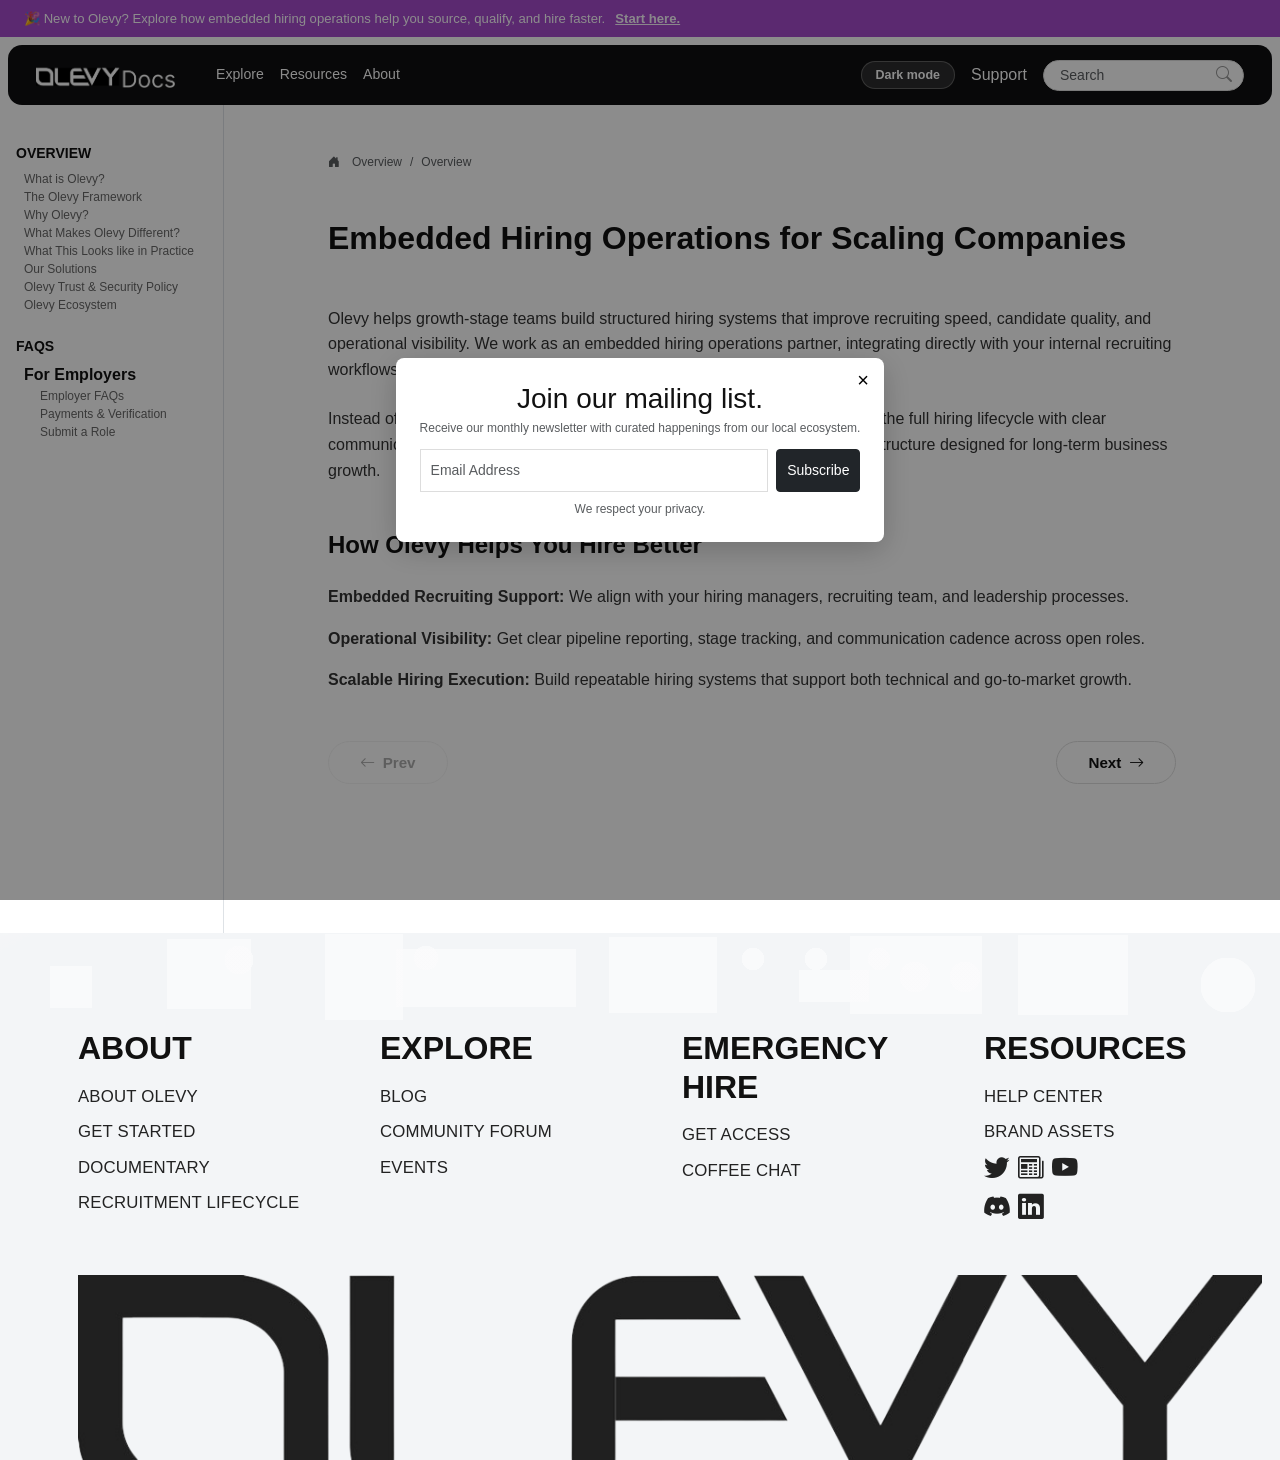
<file: index.html>
<!doctype html>
<html lang="en">
  <head>
    <meta charset="utf-8" />
    <meta name="viewport" content="width=device-width, initial-scale=1" />
    <title>Embedded Hiring Operations Partner for Scaling Teams | Olevy</title>
    <meta name="description" content="Olevy is an embedded hiring operations partner for growth-stage companies. Improve recruiting visibility, candidate quality, and hiring speed with structured, scalable processes." />
    <meta name="robots" content="index, follow" />
    <link rel="canonical" href="https://olevydocs.com/" />
    <meta property="og:type" content="website" />
    <meta property="og:title" content="Embedded Hiring Operations Partner for Scaling Teams | Olevy" />
    <meta property="og:description" content="Scale hiring with embedded recruiting operations, structured workflows, and better candidate alignment." />
    <meta property="og:url" content="https://olevydocs.com/" />
    <meta property="og:image" content="https://olevydocs.com/img/logo-Olevy.png" />
    <meta name="twitter:card" content="summary_large_image" />
    <meta name="twitter:title" content="Embedded Hiring Operations Partner for Scaling Teams | Olevy" />
    <meta name="twitter:description" content="Structured hiring operations for growth-stage organizations." />
    <meta name="twitter:image" content="https://olevydocs.com/img/logo-Olevy.png" />
    <meta name="theme-color" content="#0b1118" />
    <link rel="stylesheet" href="./bootstrap-5.3.8-dist/bootstrap-5.3.8-dist/css/bootstrap.css">
    <link rel="stylesheet" href="https://cdn.jsdelivr.net/npm/bootstrap-icons@1.11.3/font/bootstrap-icons.min.css">
    <link rel="stylesheet" href="./styles.css">
    <script type="application/ld+json">
      {
        "@context": "https://schema.org",
        "@graph": [
          {
            "@type": "Organization",
            "@id": "https://olevydocs.com/#organization",
            "name": "Olevy",
            "url": "https://olevydocs.com/",
            "logo": "https://olevydocs.com/img/logo-Olevy.png",
            "email": "compliance@olevydocs.com"
          },
          {
            "@type": "WebSite",
            "@id": "https://olevydocs.com/#website",
            "url": "https://olevydocs.com/",
            "name": "Olevy",
            "publisher": {
              "@id": "https://olevydocs.com/#organization"
            }
          },
          {
            "@type": "Service",
            "serviceType": "Embedded Hiring Operations",
            "provider": {
              "@id": "https://olevydocs.com/#organization"
            },
            "areaServed": "Global",
            "audience": {
              "@type": "Audience",
              "audienceType": "Growth-stage and scaling companies"
            },
            "description": "Olevy embeds into hiring workflows to improve recruiting visibility, alignment, and execution across the full hiring lifecycle."
          }
        ]
      }
    </script>
    
  </head>
  <body>
    <div class="top-banner d-flex align-items-center justify-content-between px-3 px-md-4">
      <div class="banner-text">🎉 New to Olevy? Explore how embedded hiring operations help you source, qualify, and hire faster. <a href="contact.html" class="banner-link">Start here.</a></div>
    </div>
    <!-- Header -->
    <header class="sticky-top mt-2 bg-black-custom text-white-custom px-2 px-md-3 py-2 nav-rounded-all">
      <div class="container-fluid d-flex align-items-center justify-content-start gap-2 gap-md-3">
        <a href="#" id="brandToggle" class="d-flex align-items-center gap-2 text-decoration-none brand">
          <img src="./img/logo-Olevy.png" alt="OLEVY logo" class="brand-logo">
        </a>

        <!-- Hamburger Menu Toggle (Mobile Only) -->
        <button class="navbar-toggler d-md-none border-0" type="button" id="navbarToggle">
          <span class="navbar-toggler-icon"></span>
        </button>

        <!-- Navigation Menu -->
        <nav class="navbar-menu d-none d-md-flex align-items-center gap-3 justify-content-start">
          <a href="#" class="text-decoration-none text-white">Explore</a>
          <a href="#" class="text-decoration-none text-white">Resources</a>
          <a href="#" class="text-decoration-none text-white">About</a>
        </nav>

        <div class="header-right d-none d-md-flex align-items-center gap-2 gap-md-3 ms-auto">
          <button type="button" class="theme-toggle" id="themeToggleIndex" aria-label="Toggle light and dark mode">Dark mode</button>
          <a href="#" class="text-decoration-none text-white">Support</a>
          <div class="position-relative">
            <input type="text" class="form-control form-control-sm ps-3 " placeholder="Search" >
            <i class="bi bi-search position-absolute" style="right:.75rem; top:50%; transform:translateY(-50%); color:#999;"></i>
          </div>
        </div>
      </div>

      <!-- Mobile Menu -->
      <nav class="mobile-menu d-md-none navbar-menu-mobile" id="mobileMenu" style="display: none;">
        <button type="button" class="theme-toggle w-100 mb-2" id="themeToggleMobile" aria-label="Toggle light and dark mode">Dark mode</button>
        <a href="#" class="text-decoration-none text-white d-block py-2">Explore</a>
        <a href="#" class="text-decoration-none text-white d-block py-2">Resources</a>
        <a href="#" class="text-decoration-none text-white d-block py-2">About</a>
        <a href="#" class="text-decoration-none text-white d-block py-2">Support</a>
        <div class="position-relative py-2">
          <input type="text" class="form-control form-control-sm ps-3" placeholder="Search" style="border-radius:50px; padding-right:2rem;">
          <i class="bi bi-search position-absolute" style="right:.75rem; top:50%; transform:translateY(-50%); color:#999;"></i>
        </div>
      </nav>
    </header>

    <div class="d-flex">
      <!-- Sidebar: always-open list with scrollable container -->
      <aside class="border-end sidebar" style="width:14rem;">
        <div class="p-3 mt-4">
          <nav class="nav flex-column">
            <!-- Overview group -->
            <div class="sidebar-section mb-4">
              <h6 class="text-uppercase fw-bold small mb-2">Overview</h6>
                <ul class="list-unstyled ps-2 mb-0">
                <li><a href="#" class="nav-link p-0 sidebar-link sidebar-child" data-section="what-is-olevy">What is Olevy?</a></li>
                <li><a href="#" class="nav-link p-0 sidebar-link sidebar-child" data-section="olevy-framework">The Olevy Framework</a></li>
                <li><a href="#" class="nav-link p-0 sidebar-link sidebar-child" data-section="why-olevy">Why Olevy?</a></li>
                <li><a href="#" class="nav-link p-0 sidebar-link sidebar-child" data-section="what-makes-olevy-different">What Makes Olevy Different?</a></li>
                <li><a href="#" class="nav-link p-0 sidebar-link sidebar-child" data-section="practice-looks-like">What This Looks like in Practice</a></li>
                <li><a href="#" class="nav-link p-0 sidebar-link sidebar-child" data-section="our-solutions">Our Solutions</a></li>
                <li><a href="#" class="nav-link p-0 sidebar-link sidebar-child" data-section="trust-security">Olevy Trust &amp; Security Policy</a></li>
                <li><a href="#" class="nav-link p-0 sidebar-link sidebar-child" data-section="olevy-ecosystem">Olevy Ecosystem</a></li>
                <!-- <li><a href="#" class="nav-link p-0 sidebar-link sidebar-child" data-section="community-collaboration">Community &amp; Collaboration</a></li> -->
                <!-- <li><a href="#" class="nav-link p-0 sidebar-link sidebar-child" data-section="press-media">Press &amp; Media</a></li> -->
                <!-- <li><a href="#" class="nav-link p-0 sidebar-link sidebar-child" data-section="changelog-updates">Changelog &amp; Updates</a></li> -->
              </ul>
            </div>

            <!-- FAQ groups -->
            <div class="sidebar-section mb-4">
              <h6 class="text-uppercase fw-bold small mb-2">FAQs</h6>
              <ul class="list-unstyled ps-2 mb-0">
                <li>
                  <strong>For Employers</strong>
                  <ul class="list-unstyled ps-3 mb-2">
                    <li><a href="#" class="nav-link p-0 sidebar-link sidebar-child" data-section="faq-employers">Employer FAQs</a></li>
                    <li><a href="#" class="nav-link p-0 sidebar-link sidebar-child" data-section="payments-verification">Payments &amp; Verification</a></li>
                    <li><a href="#" class="nav-link p-0 sidebar-link sidebar-child" data-section="submit-role">Submit a Role</a></li>
                    <!-- <li><a href="#" class="nav-link p-0 sidebar-link sidebar-child" data-section="partnerships">Partnerships &amp; Sponsorships</a></li> -->
                    <!-- <li><a href="#" class="nav-link p-0 sidebar-link sidebar-child" data-section="crypto-payments">Crypto Payments &amp; Invoicing</a></li> -->
                    <!-- <li><a href="#" class="nav-link p-0 sidebar-link sidebar-child" data-section="talent-guarantee">Talent Guarantee</a></li> -->
                    <!-- <li><a href="#" class="nav-link p-0 sidebar-link sidebar-child" data-section="success-stories">Success Stories</a></li> -->
                  </ul>
                </li>
              </ul>
            </div>
          </nav>
        </div>
      </aside>

      <!-- Main content -->
      <main class="flex-grow-1">
        <div class="container-lg px-3 px-md-4 py-4 py-md-5" style="max-width:56rem;">
          <div class="d-flex align-items-center gap-2 mb-4 mb-md-5 small text-muted">
            <a href="#" class="text-decoration-none text-muted me-1" aria-label="Home"><i class="bi bi-house-door-fill"></i></a>
            <a href="#" class="text-decoration-none text-muted">Overview</a>
            <span>/</span>
            <span id="breadcrumb-section">Overview</span>
          </div>

          <h1 class="fw-bold mb-4 mb-md-5" id="content-title" style="font-size:2rem;">Embedded Hiring Operations for Scaling Companies</h1>

          <div id="dynamic-content">
            <!-- Default content -->
            <div class="mb-4 mb-md-5">
              <p class="mb-4" style="font-size:1rem; color:#333; line-height:1.6;">Olevy helps growth-stage teams build structured hiring systems that improve recruiting speed, candidate quality, and operational visibility. We work as an embedded hiring operations partner, integrating directly with your internal recruiting workflows.</p>
              <p style="font-size:1rem; color:#333; line-height:1.6;">Instead of sending resume volume without process alignment, Olevy supports the full hiring lifecycle with clear communication, consistent evaluation standards, and scalable recruiting infrastructure designed for long-term business growth.</p>
            </div>

            <div class="mb-4 mb-md-5">
              <h2 class="fw-bold mb-3 mb-md-4" style="font-size:1.5rem;">How Olevy Helps You Hire Better</h2>
              <p class="mb-2 mb-md-3" style="font-size:1rem; color:#333; line-height:1.6;"><strong>Embedded Recruiting Support:</strong> We align with your hiring managers, recruiting team, and leadership processes.</p>
              <p class="mb-2 mb-md-3" style="font-size:1rem; color:#333; line-height:1.6;"><strong>Operational Visibility:</strong> Get clear pipeline reporting, stage tracking, and communication cadence across open roles.</p>
              <p class="mb-4 mb-md-5" style="font-size:1rem; color:#333; line-height:1.6;"><strong>Scalable Hiring Execution:</strong> Build repeatable hiring systems that support both technical and go-to-market growth.</p>
            </div>
          </div>

          <div class="section-nav d-flex align-items-center justify-content-between gap-3 pb-4 pb-md-5">
            <button type="button" id="prevSectionBtn" class="section-nav-btn section-nav-btn-prev" aria-label="Go to previous section">
              <i class="bi bi-arrow-left"></i>
              <span>Prev</span>
            </button>
            <button type="button" id="nextSectionBtn" class="section-nav-btn section-nav-btn-next" aria-label="Go to next section">
              <span>Next</span>
              <i class="bi bi-arrow-right"></i>
            </button>
          </div>
        </div>
      </main>

    <script>
      // Sidebar toggle for small screens
      (function() {
        const sidebar = document.querySelector('.sidebar');
        const brand = document.getElementById('brandToggle');
        if (!sidebar || !brand) return;

        function toggleSidebar() {
          sidebar.classList.toggle('open');
        }

        brand.addEventListener('click', function(e) {
          // only toggle on narrow viewports
          if (window.innerWidth <= 768) {
            e.preventDefault();
            toggleSidebar();
          }
        });

        // Optional: close when clicking outside sidebar
        document.addEventListener('click', function(e) {
          if (window.innerWidth <= 768 && sidebar.classList.contains('open')) {
            if (!sidebar.contains(e.target) && e.target !== brand && !brand.contains(e.target)) {
              sidebar.classList.remove('open');
            }
          }
        });
      })();
    </script>
    </div>

    <div class="footer-bridge" aria-hidden="true"></div>

    <!-- Footer -->
    <footer class="site-footer mt-auto">
      <div class="container-fluid footer-content-wrap px-3 px-md-4 px-lg-5">
        <div class="row g-3 g-md-4 mb-4 mb-md-5 footer-columns">
          <div class="col-6 col-md-3">
            <h3 class="footer-title">ABOUT</h3>
            <ul class="list-unstyled mb-0">
              <li class="mb-2"><a href="#" class="text-decoration-none footer-link">ABOUT OLEVY</a></li>
              <li class="mb-2"><a href="#" class="text-decoration-none footer-link">GET STARTED</a></li>
              <li class="mb-2"><a href="#" class="text-decoration-none footer-link">DOCUMENTARY</a></li>
              <li class="mb-2"><a href="#" class="text-decoration-none footer-link">RECRUITMENT LIFECYCLE</a></li>
            </ul>
          </div>
          <div class="col-6 col-md-3">
            <h3 class="footer-title">EXPLORE</h3>
            <ul class="list-unstyled mb-0">
              <li class="mb-2"><a href="#" class="text-decoration-none footer-link">BLOG</a></li>
              <li class="mb-2"><a href="#" class="text-decoration-none footer-link">COMMUNITY FORUM</a></li>
              <li class="mb-2"><a href="#" class="text-decoration-none footer-link">EVENTS</a></li>
            </ul>
          </div>
          <div class="col-6 col-md-3">
            <h3 class="footer-title">EMERGENCY HIRE</h3>
            <ul class="list-unstyled mb-0">
              <li class="mb-2"><a href="#" class="text-decoration-none footer-link">GET ACCESS</a></li>
              <li class="mb-2"><a href="#" class="text-decoration-none footer-link">COFFEE CHAT</a></li>
            </ul>
          </div>
          <div class="col-6 col-md-3">
            <h3 class="footer-title">RESOURCES</h3>
            <ul class="list-unstyled mb-0">
              <li class="mb-2"><a href="#" class="text-decoration-none footer-link">HELP CENTER</a></li>
              <li class="mb-2"><a href="#" class="text-decoration-none footer-link">BRAND ASSETS</a></li>
              <li class="mb-3 d-flex gap-2">
                <a href="#" class="text-decoration-none footer-link"><i class="bi bi-twitter"></i></a>
                <a href="#" class="text-decoration-none footer-link"><i class="bi bi-newspaper"></i></a>
                <a href="#" class="text-decoration-none footer-link"><i class="bi bi-youtube"></i></a>
              </li>
              <li class="d-flex gap-2">
                <a href="#" class="text-decoration-none footer-link"><i class="bi bi-discord"></i></a>
                <a href="#" class="text-decoration-none footer-link"><i class="bi bi-linkedin"></i></a>
              </li>
            </ul>
          </div>
        </div>
        <div class="pt-8 pt-md-3">
          <img src="./img/Footer-Img-transparent.png" alt="OLEVY" class="footer-logo-img" id="footerLogo">
        </div>
      </div>
    </footer>

    <!-- Modal: Join mailing list (shows on every page load) -->
    <div id="joinModal" class="olevy-modal" role="dialog" aria-modal="true" aria-labelledby="joinModalTitle">
      <div class="olevy-modal-content">
        <button class="modal-close" id="modalClose" aria-label="Close popup">×</button>
        <h3 id="joinModalTitle">Join our mailing list.</h3>
        <p class="small text-muted">Receive our monthly newsletter with curated happenings from our local ecosystem.</p>
        <div class="modal-form d-flex gap-2 align-items-center">
          <input type="email" id="modalEmail" placeholder="Email Address" class="form-control form-control-sm" />
          <button id="modalSubscribe" class="btn btn-dark btn-sm">Subscribe</button>
        </div>
        <div class="small text-muted mt-2">We respect your privacy.</div>
      </div>
    </div>

<script src="./bootstrap-5.3.8-dist/bootstrap-5.3.8-dist/js/bootstrap.js"></script>
    <script>
      // Hide header on scroll down, show on scroll up.
      (function () {
        const header = document.querySelector('header.sticky-top');
        if (!header) return;

        let lastScrollY = window.scrollY;
        const minDelta = 5;

        window.addEventListener('scroll', function () {
          const currentScrollY = window.scrollY;

          if (Math.abs(currentScrollY - lastScrollY) < minDelta) return;

          if (currentScrollY > lastScrollY && currentScrollY > 80) {
            header.classList.add('nav-hidden');
          } else {
            header.classList.remove('nav-hidden');
          }

          lastScrollY = currentScrollY;
        }, { passive: true });
      })();

      // Content data for different sections
      const sectionContent = {
        'what-is-olevy': {
          title: 'What is Olevy?',
          breadcrumb: 'What is Olevy?',
          content: `
            <div class="mb-4 mb-md-5">
              <p class="mb-4" style="font-size:1rem; color:#333; line-height:1.6;">Olevy is a comprehensive platform designed to connect students with employers and streamline the entire recruitment lifecycle. Our mission is to make talent acquisition and career development accessible to everyone.</p>
              <p style="font-size:1rem; color:#333; line-height:1.6;">We provide tools and resources that empower students to discover opportunities and help employers find the right talent efficiently.</p>
            </div>
            <div class="mb-4 mb-md-5">
              <h2 class="fw-bold mb-3 mb-md-4" style="font-size:1.5rem;">Key Features</h2>
              <p class="mb-2 mb-md-3" style="font-size:1rem; color:#333; line-height:1.6;"><strong>• Talent Matching:</strong> Advanced algorithms to match students with employers</p>
              <p class="mb-2 mb-md-3" style="font-size:1rem; color:#333; line-height:1.6;"><strong>• Portfolio Building:</strong> Showcase your skills and experience</p>
              <p class="mb-2 mb-md-3" style="font-size:1rem; color:#333; line-height:1.6;"><strong>• Real-time Opportunities:</strong> Get notified about new job openings</p>
              <p class="mb-4 mb-md-5" style="font-size:1rem; color:#333; line-height:1.6;"><strong>• Network Building:</strong> Connect with peers and professionals</p>
            </div>
          `
        },
        'olevy-framework': {
          title: 'The Olevy Framework',
          breadcrumb: 'The Olevy Framework',
          content: `
            <div class="mb-4 mb-md-5">
              <p style="font-size:1rem; color:#333; line-height:1.6;">Hiring is one of the most critical functions in any organization - yet it remains one of the least transparent, least data-driven, and least trusted systems in the modern workforce.</p>
              <p class="mt-3" style="font-size:1rem; color:#333; line-height:1.6;">While companies have evolved their products, infrastructure, and customer experience, their hiring operations still run on outdated processes, unverifiable metrics, and disconnected systems that fail to deliver accuracy, accountability, or strategic insight.</p>
              <p class="mt-3" style="font-size:1rem; color:#333; line-height:1.6;">As an RPO partner, Olevy replaces this fragmentation with a single, embedded recruiting model that brings structure, clarity, and discipline to every stage of hiring. Instead of juggling spreadsheets, email threads, disconnected dashboards, and loosely documented recruiter activity, companies receive a unified operational framework where intake, sourcing, screening, pipeline management, interview coordination, offer processes, and reporting all follow the same high-caliber standard of execution.</p>
              <p class="mt-3" style="font-size:1rem; color:#333; line-height:1.6;">Olevy integrates directly with the company's existing systems and teams, running the full lifecycle as if we were an internal talent function—but with the speed, precision, and rigor of a specialized recruiting firm. This ensures that hiring managers experience consistent communication, candidates receive a white-glove experience, and leadership gains reliable visibility into funnel performance, recruiter output, and role progress without chasing updates or interpreting subjective reports.</p>
              <p class="mt-3" style="font-size:1rem; color:#333; line-height:1.6;">In Olevy's RPO model, data consistency and operational alignment are not afterthoughts—they are built into the process from day one. Weekly scorecards, standardized metrics, structured intake documentation, and clear communication cadences ensure every role is managed with the same level of detail and accountability.</p>
              <p class="mt-3" style="font-size:1rem; color:#333; line-height:1.6;">Instead of relying on scattered notes or inconsistent reporting styles across recruiters, Olevy delivers uniform insights that allow leaders to understand pipeline health, bottlenecks, and projected timelines with confidence. This disciplined operational backbone eliminates the common friction that arises when companies engage external recruiters, restoring trust by showing exactly how hiring is being executed, where progress stands, and what actions were taken at each step.</p>
              <p class="mt-3" style="font-size:1rem; color:#333; line-height:1.6;">Only once this foundation is established does Olevy introduce its verification and intelligence layer as an enhancement—not a replacement—for strong RPO execution. The technology ensures the data captured through our recruiting operations is clean, accurate, and validated, but the heart of Olevy is its refined, embedded recruiting model. By bringing structure to the process, consistency to communication, and professional rigor to candidate engagement, Olevy transforms hiring from a fragmented, unpredictable workflow into a streamlined, well-managed operational function. Companies experience faster hiring, clearer visibility, and a higher standard of delivery—all built on the principles of alignment, partnership, and excellence that define Olevy's modern RPO approach.</p>
            </div>
          `
        },
        'why-olevy': {
          title: 'Why Olevy?',
          breadcrumb: 'Why Olevy?',
          content: `
            <div class="mb-5">
              <div class="mb-4">
                <h2 class="fw-bold mb-2" style="font-size:1.3rem;">Speed</h2>
                <p style="font-size:1rem; color:#333; line-height:1.6;">We move fast – because revenue depends on it. Our hiring model is built to reduce time-to-fill, accelerate pipeline coverage, and get the right talent in seat before missed targets become missed revenue.</p>
              </div>
              <div class="mb-4">
                <h2 class="fw-bold mb-2" style="font-size:1.3rem;">Power</h2>
                <p style="font-size:1rem; color:#333; line-height:1.6;">We combine real-world recruiting expertise with AI-driven sourcing and market intelligence to supercharge key metrics, identify and engage talent more efficiently than traditional methods.</p>
              </div>
              <div class="mb-4">
                <h2 class="fw-bold mb-2" style="font-size:1.3rem;">Innovation</h2>
                <p style="font-size:1rem; color:#333; line-height:1.6;">We're TA experts who care deeply about your business success. When you partner with Olevy, you get far more than a recruiter. Olevy is embedded in your growth strategy. From workforce planning to hiring execution we operate as a true partner, helping you build and scale high-performing go-to-market teams.</p>
              </div>
              <div class="mb-4">
                <h2 class="fw-bold mb-2" style="font-size:1.3rem;">Quality</h2>
                <p style="font-size:1rem; color:#333; line-height:1.6;">In everything we do, we set the bar high. We prioritize precision over volume. Every candidate is vetted against performance, not just pedigree – ensuring you hire talent that can ramp quickly, perform consistently, and drive measurable results.</p>
              </div>
            </div>
          `
        },
        'what-makes-olevy-different': {
          title: 'What Makes Olevy Different?',
          breadcrumb: 'What Makes Olevy Different?',
          content: `
            <div class="mb-4 mb-md-5">
              <p style="font-size:1rem; color:#333; line-height:1.6;">Hiring is one of the most operationally important functions within a growing company, yet many organizations still rely on fragmented recruiting processes that lack visibility, structure, and long-term alignment. Traditional staffing agencies are often designed around transactional hiring; focusing primarily on sourcing resumes and filling open roles as quickly as possible. While this can support short-term hiring needs, it often leaves companies managing disconnected workflows, inconsistent candidate evaluation standards, limited operational visibility, and little long-term hiring infrastructure.</p>
              <h2 class="fw-bold mb-3 mt-4" style="font-size:1.4rem;">Olevy was built differently.</h2>
              <p class="mt-3" style="font-size:1rem; color:#333; line-height:1.6;">Rather than operating as an external agency that simply submits candidates, Olevy functions as an embedded hiring operations partner designed to integrate directly into a company's recruiting ecosystem. The goal is not only to support hiring execution, but to create scalable, structured, and operationally aligned recruiting systems that grow alongside the business.</p>
              <p class="mt-3" style="font-size:1rem; color:#333; line-height:1.6;">This embedded approach allows Olevy to support the full hiring lifecycle through a more integrated operational model. Instead of functioning independently from internal teams, Olevy collaborates closely with leadership, hiring managers, recruiters, and stakeholders to improve visibility, alignment, and consistency across hiring operations.</p>
            </div>

            <div class="mb-4 mb-md-5">
              <h2 class="fw-bold mb-3" style="font-size:1.4rem;">What Embedded Hiring Means</h2>
              <p style="font-size:1rem; color:#333; line-height:1.6;">Embedded hiring is a recruiting partnership model where recruiting support becomes integrated into a company's existing workflows, communication channels, and hiring strategy rather than operating as a disconnected third-party vendor.</p>
              <p class="mt-3" style="font-size:1rem; color:#333; line-height:1.6;">This means Olevy works alongside internal teams to support areas such as:</p>
              <ul style="font-size:1rem; color:#333; line-height:1.9; margin-top:1rem;">
                <li class="mb-2">Hiring process structure and optimization</li>
                <li class="mb-2">Candidate sourcing and qualification</li>
                <li class="mb-2">Interview coordination and stakeholder alignment</li>
                <li class="mb-2">Candidate calibration and evaluation consistency</li>
                <li class="mb-2">Recruiting workflow visibility and operational reporting</li>
                <li class="mb-2">Hiring manager communication and process management</li>
                <li class="mb-2">Technical and go-to-market hiring support</li>
                <li class="mb-2">Scalable recruiting infrastructure for growth-stage organizations</li>
              </ul>
              <p class="mt-3" style="font-size:1rem; color:#333; line-height:1.6;">Rather than focusing solely on resume volume, Olevy prioritizes operational consistency, candidate alignment, and structured hiring execution that supports long-term organizational growth.</p>
            </div>

            <div class="mb-4 mb-md-5">
              <h2 class="fw-bold mb-3" style="font-size:1.4rem;">Built for Scaling Companies</h2>
              <p style="font-size:1rem; color:#333; line-height:1.6;">As companies grow, hiring becomes increasingly complex. Communication gaps, inconsistent evaluation standards, fragmented workflows, and lack of recruiting visibility can slow growth and create operational inefficiencies across teams.</p>
              <p class="mt-3" style="font-size:1rem; color:#333; line-height:1.6;">Olevy was designed to help solve these challenges by bringing operational structure and recruiting expertise into one scalable framework.</p>
              <p class="mt-3" style="font-size:1rem; color:#333; line-height:1.6;">Olevy is not designed to operate as a traditional recruiting agency. The focus extends beyond candidate sourcing into the broader operational systems that support effective hiring at scale.</p>
              <p class="mt-3" style="font-size:1rem; color:#333; line-height:1.6;">By combining recruiting expertise with operational process alignment, scalable workflows, and embedded partnership models, Olevy helps companies create hiring environments that are more structured, more visible, and better aligned with long-term business growth.</p>
            </div>
          `
        },
        'practice-looks-like': {
          title: 'What This Looks Like In Practice',
          breadcrumb: 'What This Looks Like In Practice',
          content: `
            <div class="mb-4 mb-md-5">
              <p style="font-size:1rem; color:#333; line-height:1.6;">Hiring challenges rarely begin with sourcing alone. As companies grow, recruiting becomes increasingly tied to operational execution, communication flow, stakeholder alignment, and process visibility across the organization. Without structured hiring systems in place, teams often experience inconsistent candidate evaluation, fragmented communication, unclear ownership across the hiring process, scheduling inefficiencies, delayed feedback cycles, and limited visibility into overall pipeline health.</p>
              <h2 class="fw-bold mb-3 mt-4" style="font-size:1.4rem;">Olevy was designed to operate differently.</h2>
              <p style="font-size:1rem; color:#333; line-height:1.6;">Through an embedded hiring operations model, Olevy integrates directly into a company's existing recruiting ecosystem to support both hiring execution and operational hiring structure. Rather than functioning as an external recruiting vendor operating independently from internal teams, Olevy works alongside leadership, hiring managers, recruiters, and operational stakeholders to create a more aligned and scalable hiring environment that is embedded into existing workflows.</p>
              <p class="mt-3" style="font-size:1rem; color:#333; line-height:1.6;">Olevy is designed to integrate into a company's existing systems and operational processes rather than requiring organizations to rebuild their recruiting infrastructure from scratch. This allows hiring operations to remain aligned with the company's internal communication structure, business goals, and growth priorities.</p>
              <p class="mt-3" style="font-size:1rem; color:#333; line-height:1.6;">Depending on the organization's needs, Olevy may integrate into:</p>
              <ul style="font-size:1rem; color:#333; line-height:1.9; margin-top:1rem;">
                <li class="mb-2">Applicant tracking systems (ATS)</li>
                <li class="mb-2">Hiring manager workflows</li>
                <li class="mb-2">Recruiting communication channels</li>
                <li class="mb-2">Candidate evaluation processes</li>
                <li class="mb-2">Interview scheduling coordination</li>
                <li class="mb-2">Pipeline tracking systems</li>
                <li class="mb-2">Recruiting analytics and reporting structures</li>
                <li class="mb-2">Stakeholder feedback workflows</li>
              </ul>
              <p class="mt-3" style="font-size:1rem; color:#333; line-height:1.6;">This embedded structure allows recruiting operations to function as a connected extension of the business rather than a disconnected external process.</p>
            </div>

            <div class="mb-4 mb-md-5">
              <h2 class="fw-bold mb-3" style="font-size:1.4rem;">Candidate Qualification &amp; Calibration</h2>
              <p style="font-size:1rem; color:#333; line-height:1.6;">One of the most critical aspects of effective hiring is ensuring that candidate evaluation standards remain aligned across stakeholders. As organizations scale, inconsistent interview feedback, unclear qualification standards, and fragmented hiring criteria can create operational bottlenecks and reduce hiring efficiency.</p>
              <p class="mt-3" style="font-size:1rem; color:#333; line-height:1.6;">Olevy supports structured candidate qualification processes designed to improve alignment across recruiting teams and hiring stakeholders. This includes supporting:</p>
              <ul style="font-size:1rem; color:#333; line-height:1.9; margin-top:1rem;">
                <li class="mb-2">Candidate screening and qualification</li>
                <li class="mb-2">Alignment against job requirements and business objectives</li>
                <li class="mb-2">Structured recruiter documentation</li>
                <li class="mb-2">Hiring manager calibration discussions</li>
                <li class="mb-2">Interview feedback coordination</li>
                <li class="mb-2">Candidate pipeline visibility</li>
                <li class="mb-2">Evaluation consistency across interview stages</li>
              </ul>
              <p class="mt-3" style="font-size:1rem; color:#333; line-height:1.6;">The goal is not simply to move candidates through a pipeline, but to create a more structured and transparent hiring process that improves decision-making and operational consistency.</p>
            </div>

            <div class="mb-4 mb-md-5">
              <h2 class="fw-bold mb-3" style="font-size:1.4rem;">Operational Visibility &amp; Hiring Structure</h2>
              <p style="font-size:1rem; color:#333; line-height:1.6;">Recruiting often becomes fragmented when companies scale quickly without clear operational systems in place. Olevy helps create greater visibility into recruiting workflows so leadership teams can better understand hiring progress, pipeline movement, bottlenecks, and operational priorities across the hiring lifecycle.</p>
              <p class="mt-3" style="font-size:1rem; color:#333; line-height:1.6;">This may include:</p>
              <ul style="font-size:1rem; color:#333; line-height:1.9; margin-top:1rem;">
                <li class="mb-2">Structured hiring workflows</li>
                <li class="mb-2">Pipeline management support</li>
                <li class="mb-2">Recruiting process documentation</li>
                <li class="mb-2">Hiring progress reporting</li>
                <li class="mb-2">Candidate status visibility</li>
                <li class="mb-2">Workflow optimization recommendations</li>
                <li class="mb-2">Stakeholder communication alignment</li>
                <li class="mb-2">Interview process coordination</li>
              </ul>
              <p class="mt-3" style="font-size:1rem; color:#333; line-height:1.6;">By improving visibility across recruiting operations, organizations are better positioned to make informed hiring decisions while maintaining alignment across teams.</p>
            </div>

            <div class="mb-4 mb-md-5">
              <h2 class="fw-bold mb-3" style="font-size:1.4rem;">Technical &amp; Go-To-Market Hiring Support</h2>
              <p style="font-size:1rem; color:#333; line-height:1.6;">Olevy supports both technical and business-focused hiring functions depending on organizational needs. This includes experience supporting hiring initiatives across areas such as:</p>
              <div class="row g-4 mt-2">
                <div class="col-12 col-md-6">
                  <h3 class="fw-semibold mb-2" style="font-size:1.1rem;">Technical Hiring</h3>
                  <ul style="font-size:1rem; color:#333; line-height:1.9;">
                    <li class="mb-2">Software engineering</li>
                    <li class="mb-2">Cybersecurity</li>
                    <li class="mb-2">Infrastructure and systems roles</li>
                    <li class="mb-2">Technical operations</li>
                    <li class="mb-2">Technical recruiting support</li>
                  </ul>
                </div>
                <div class="col-12 col-md-6">
                  <h3 class="fw-semibold mb-2" style="font-size:1.1rem;">Go-To-Market Hiring</h3>
                  <ul style="font-size:1rem; color:#333; line-height:1.9;">
                    <li class="mb-2">Sales development</li>
                    <li class="mb-2">Account executives</li>
                    <li class="mb-2">Customer success</li>
                    <li class="mb-2">Solutions consulting</li>
                    <li class="mb-2">Revenue organization growth</li>
                  </ul>
                </div>
              </div>
              <p class="mt-3" style="font-size:1rem; color:#333; line-height:1.6;">This combination allows Olevy to support organizations that require both technical expertise and scalable business hiring operations as they grow.</p>
            </div>

            <div class="mb-4 mb-md-5">
              <h2 class="fw-bold mb-3" style="font-size:1.4rem;">Built for Long-Term Scalability</h2>
              <p style="font-size:1rem; color:#333; line-height:1.6;">Olevy's approach is centered around creating hiring systems that are operationally scalable rather than purely reactive. By combining recruiting execution with operational structure, Olevy helps organizations create more sustainable hiring processes that can evolve alongside company growth.</p>
            </div>
          `
        },
        'our-solutions': {
          title: 'Our Solutions',
          breadcrumb: 'Our Solutions',
          content: `
            <div class="mb-4 mb-md-5">
              <h2 class="fw-bold mb-3 mb-md-4" style="font-size:1.5rem;">Subscription-based pricing tailored to your business.</h2>
              <p style="font-size:1rem; color:#333; line-height:1.6;">At Olevy, we know there's no one-size-fits-all for business. That's why, depending on your size and next step, we have three bespoke products we can build around you and what your business needs to move it forward.</p>
              <p style="font-size:1rem; color:#333; line-height:1.6;">Hiring top talent requires a strategic approach based on relevant experience. You'll be working with experts who have helped the world's largest technology brands scale.</p>
            </div>
            <div class="row g-4 mb-4 mb-md-5">
              <div class="col-12 col-md-4">
                <div class="p-4 border rounded h-100 d-flex flex-column">
                  <h3 class="fw-bold mb-2" style="font-size:1.15rem;">Start Up</h3>
                  <p class="flex-grow-1" style="font-size:.95rem; color:#333; line-height:1.6;">Our most flexible model. A highly reactive, embedded hiring partner that adapts to your needs within 30 days. Ideal for early-stage companies that need to scale at speed.</p>
                  <a href="contact.html" class="mt-3 text-decoration-none fw-semibold" style="color:#a855f7;">Learn More &rarr;</a>
                </div>
              </div>
              <div class="col-12 col-md-4">
                <div class="p-4 border rounded h-100 d-flex flex-column">
                  <h3 class="fw-bold mb-2" style="font-size:1.15rem;">Scale Up</h3>
                  <p class="flex-grow-1" style="font-size:.95rem; color:#333; line-height:1.6;">Our full, end-to-end service with strategic support. A highly-skilled team of TA specialists with the strategic support on top. Ideal for companies looking to expand their in house TA team to scale after cementing product market fit.</p>
                  <a href="contact.html" class="mt-3 text-decoration-none fw-semibold" style="color:#a855f7;">Learn More &rarr;</a>
                </div>
              </div>
              <div class="col-12 col-md-4">
                <div class="p-4 border rounded h-100 d-flex flex-column">
                  <h3 class="fw-bold mb-2" style="font-size:1.15rem;">Enterprise</h3>
                  <p class="flex-grow-1" style="font-size:.95rem; color:#333; line-height:1.6;">Take things global. Outsource large workstreams of hiring. Multi-market, multi-discipline, with the same Olevy quality across the board. Ideal for large global companies who want to bolster their TA function without making permanent hires.</p>
                  <a href="contact.html" class="mt-3 text-decoration-none fw-semibold" style="color:#a855f7;">Learn More &rarr;</a>
                </div>
              </div>
            </div>
          `
        },
        'trust-security': {
          title: 'Olevy Trust & Security Policy',
          breadcrumb: 'Olevy Trust & Security Policy',
          content: `
            <div class="mb-4 mb-md-5">

              <!-- Overview -->
              <h2 class="fw-bold mb-3" style="font-size:1.4rem;">Overview</h2>
              <h3 class="fw-semibold mb-2" style="font-size:1.15rem;">Trust &amp; Security</h3>
              <p style="font-size:1rem; color:#333; line-height:1.6;">Olevy is built on a foundation of trust, safety, and transparent data practices that protect every member of our ecosystem. We collect only the information necessary for skill development and ethical recruiting, and we secure all user data through controlled access and safe infrastructure. Our community and mentorship spaces operate under strict professional and safety standards—especially for minors—ensuring that students can grow and employers can engage with confidence.</p>

              <h3 class="fw-semibold mt-4 mb-2" style="font-size:1.15rem;">Transparency &amp; Disclosures</h3>
              <p style="font-size:1rem; color:#333; line-height:1.6;">Olevy is committed to operating with clarity in how we collect, use, and share information across our Talent Network, RPO services, and platform tools. We only gather data that directly supports talent development and ethical recruiting, and we disclose to users when and how their information may be shared with employers or mentors. Performance signals generated within Olevy reflect real participation and early aptitude, not formal certification, and are never sold or used outside the platform's intended purpose. Any updates to our data practices or community standards will be communicated openly, ensuring users always understand how their information and participation are being utilized.</p>

              <!-- 2. Legal & Regulatory Compliance -->
              <h2 class="fw-bold mt-5 mb-3" style="font-size:1.4rem;">2. Legal &amp; Regulatory Compliance</h2>

              <h3 class="fw-semibold mb-2" style="font-size:1.15rem;">2.2 Privacy &amp; Protection</h3>
              <p style="font-size:1rem; color:#333; line-height:1.6;">Olevy is committed to complying with all relevant legal and regulatory frameworks to protect user data, ensure transparent operations, and foster trust across our mentorship, hiring, and education platforms. This includes adherence to data privacy laws such as the General Data Protection Regulation (GDPR), the California Consumer Privacy Act (CCPA), and educational safeguards under the Family Educational Rights and Privacy Act (FERPA). For European Union users, Olevy upholds GDPR principles by collecting data lawfully, providing rights to access, rectify, or erase personal data, and ensuring appropriate safeguards for international transfers. California residents are afforded CCPA protections, including the right to request and delete personal data, and the assurance that we do not sell user information.</p>
              <p class="mt-3" style="font-size:1rem; color:#333; line-height:1.6;">In educational settings, especially where Olevy collaborates with schools or students, we voluntarily align with FERPA by limiting access to student records, ensuring proper consent procedures, and maintaining secure storage practices. Olevy does not knowingly collect information from children under 13 and complies with the Children's Online Privacy Protection Act (COPPA) by deleting such data upon discovery and involving parents or guardians in account access and approval for minors under 18. For programs involving blockchain or smart contract technologies, we avoid storing personal information on-chain and follow guidance from U.S. financial regulatory bodies such as FinCEN. At this time, Olevy does not offer or facilitate digital financial instruments requiring registration with the SEC or CFTC.</p>
              <p class="mt-3" style="font-size:1rem; color:#333; line-height:1.6;">We also maintain a strong commitment to accessibility and nondiscrimination. Olevy designs all public-facing content and internal platforms in accordance with the Web Content Accessibility Guidelines (WCAG 2.1 AA) and Section 508 standards. In alignment with Title VI of the Civil Rights Act and Title IX regulations, we maintain inclusive, equitable participation across our programs. Legal inquiries and compliance-related requests can be directed to <a href="mailto:compliance@olevydocs.com" style="color:#a855f7;">compliance@olevydocs.com</a>.</p>

              <h3 class="fw-semibold mt-4 mb-2" style="font-size:1.15rem;">2.3 Safety for Minors &amp; Early Talent</h3>
              <p style="font-size:1rem; color:#333; line-height:1.6;">Olevy takes the safety of minors and early talent extremely seriously. All users under the age of 18 are required to join our programs with explicit parental or institutional consent, and additional safeguards restrict access to adult-facing content or unmonitored private communications.</p>
              <p class="mt-3" style="font-size:1rem; color:#333; line-height:1.6;">We do not permit direct one-on-one communication between minors and mentors unless it occurs in approved, recorded, or supervised environments such as moderated Zoom sessions, Discord channels with designated moderators, or school-monitored email exchanges. All mentors and volunteers undergo background checks or identity verification prior to working with student participants and agree to a strict code of conduct with zero tolerance for harassment, discrimination, grooming, or coercive behavior.</p>
              <p class="mt-3" style="font-size:1rem; color:#333; line-height:1.6;">In alignment with COPPA and FERPA, Olevy limits the collection, use, and sharing of personal information from minors. Any data collected is stored securely, never sold, and only used to support educational or mentorship activities. Parents or school administrators may request access to, correction of, or deletion of student data at any time.</p>

              <h3 class="fw-semibold mt-4 mb-2" style="font-size:1.15rem;">2.4 Ethical Recruiting</h3>
              <p style="font-size:1rem; color:#333; line-height:1.6;">Olevy is deeply committed to upholding ethical recruitment practices that foster transparency, fairness, and integrity. All outreach, sourcing, and placement activities are conducted with full consent from participants, and we never misrepresent job roles, company details, compensation ranges, or candidate qualifications. We strictly avoid high-pressure tactics, biased evaluations, or discriminatory screening criteria.</p>
              <p class="mt-3" style="font-size:1rem; color:#333; line-height:1.6;">We adhere to equal opportunity hiring principles and actively combat bias through structured interview processes, skill-based assessments, and data-driven decision-making. Olevy does not charge candidates for access to job opportunities, training, or mentorship. Recruiters and hiring partners within our network must agree to Olevy's Code of Conduct, which explicitly prohibits ghosting, exploitative contract terms, data misuse, or conflict of interest.</p>

              <h3 class="fw-semibold mt-4 mb-2" style="font-size:1.15rem;">2.5 Data Integrity</h3>
              <p style="font-size:1rem; color:#333; line-height:1.6;">Olevy upholds data integrity as a foundational pillar of our platform, ensuring that all information collected, stored, and shared is accurate, consistent, and reliable throughout its lifecycle. We implement robust validation protocols at every point of data entry and transfer, including input sanitization, duplication checks, and logic-based field constraints.</p>
              <p class="mt-3" style="font-size:1rem; color:#333; line-height:1.6;">All user-submitted data is stored with version control to preserve authenticity and prevent accidental overwrites. Internal systems detect anomalies or unauthorized alterations, and regular integrity audits are conducted. Our platform enforces role-based access controls, automated backup protocols, and system redundancies to preserve data even in the event of technical failures or outages.</p>

              <h3 class="fw-semibold mt-4 mb-2" style="font-size:1.15rem;">2.6 Accountability</h3>
              <p style="font-size:1rem; color:#333; line-height:1.6;">At Olevy, accountability is a shared responsibility upheld by every member of our ecosystem—students, mentors, employers, recruiters, educators, and platform administrators alike. All participants are expected to uphold Olevy's Code of Conduct, which outlines clear expectations for behavior, communication, and engagement.</p>
              <p class="mt-3" style="font-size:1rem; color:#333; line-height:1.6;">To enforce these standards, Olevy maintains a structured accountability system that includes documented expectations, flagged incident protocols, tiered consequences for misconduct, and opportunities for resolution or education when appropriate. Repeat or serious violations can result in removal from the platform. We also conduct regular feedback loops, including anonymous surveys and one-on-one check-ins, to proactively monitor safety and professionalism across all programs.</p>

              <!-- 3. Data Governance -->
              <h2 class="fw-bold mt-5 mb-3" style="font-size:1.4rem;">3. Data Governance &amp; Platform Security (SaaS + RPO)</h2>
              <p style="font-size:1rem; color:#333; line-height:1.6;">Olevy enforces a strong data governance framework to ensure that all information handled across our platform is accurate, secure, ethically managed, and aligned with applicable regulatory standards. Our data governance structure includes ownership protocols, classification by sensitivity, audit trails, and oversight procedures to ensure accountability throughout the entire data lifecycle.</p>
              <p class="mt-3" style="font-size:1rem; color:#333; line-height:1.6;">At this stage, Olevy handles only basic candidate information, including name, email address, resume, LinkedIn profile, and portfolio or project links. We also collect performance signals generated within the Olevy ecosystem—such as participation in mentorship sessions, project completions, peer feedback, and verified skills development milestones. We do not collect sensitive personal data such as government-issued identification, Social Security Numbers, or background check information.</p>

              <h3 class="fw-semibold mt-4 mb-2" style="font-size:1.15rem;">3.1 Data Collection</h3>
              <p style="font-size:1rem; color:#333; line-height:1.6;">Olevy collects only the data necessary to deliver value across our mentorship and recruitment ecosystem, maintaining a strict commitment to data minimization and purpose-driven usage. This includes basic candidate data such as name, email, resume, LinkedIn URL, and portfolio links, as well as in-platform activity data—such as attendance, feedback submissions, project completions, and engagement in mentorship or cohort-based programs.</p>
              <p class="mt-3" style="font-size:1rem; color:#333; line-height:1.6;">We do not collect or store government-issued identification, background check results, or any financial data at this stage. Data access is restricted using a role-based permission system, and platform users always retain the right to view, correct, or delete their own information.</p>

              <h3 class="fw-semibold mt-4 mb-2" style="font-size:1.15rem;">3.2 Data Storage &amp; Encryption</h3>
              <p style="font-size:1rem; color:#333; line-height:1.6;">All data is encrypted both in transit and at rest, ensuring that personal information, performance metrics, and communication logs remain secure from unauthorized access or interception. Our role-based access control (RBAC) framework ensures that only authorized individuals can access the specific information required to fulfill their responsibilities. Administrative tools include audit logging and access reviews to monitor compliance and flag any irregularities.</p>

              <h3 class="fw-semibold mt-4 mb-2" style="font-size:1.15rem;">3.3 Access Controls</h3>
              <p style="font-size:1rem; color:#333; line-height:1.6;">Only authorized Olevy personnel may access candidate profiles, employer notes, or internal reports, and such access is granted strictly based on job function and operational necessity. All access is logged, monitored, and periodically reviewed to prevent misuse or overreach. Unauthorized access attempts are automatically flagged and investigated as part of our internal security protocols.</p>

              <h3 class="fw-semibold mt-4 mb-2" style="font-size:1.15rem;">3.4 Data Sharing</h3>
              <p style="font-size:1rem; color:#333; line-height:1.6;">Candidate data is shared with employers only under specific, consent-based circumstances: when the candidate explicitly opts in; when the candidate applies directly to an open role; or when the candidate participates in a mentorship or project-based pairing aligned with open requisitions. Candidates are always informed of the context in which their information is being shared and may withdraw from talent visibility at any time.</p>
              <p class="mt-3" style="font-size:1rem; color:#333; line-height:1.6;">Olevy does not sell any user data to third parties under any circumstances. All external data usage is limited to the operational scope of talent development, hiring alignment, or educational support—and governed by strict data-sharing agreements and ethical guidelines.</p>

              <h3 class="fw-semibold mt-4 mb-2" style="font-size:1.15rem;">3.5 Data Retention</h3>
              <p style="font-size:1rem; color:#333; line-height:1.6;">Candidate data may be retained for legitimate recruiting and performance-tracking purposes. However, users maintain full control over their data and may request deletion at any time. Upon receiving a verified request, Olevy will permanently remove the user's personal information, associated documents, and activity records from our systems, unless retention is required to fulfill legal obligations or resolve active disputes.</p>

              <!-- 4. Identity Verification -->
              <h2 class="fw-bold mt-5 mb-3" style="font-size:1.4rem;">4. Identity Verification &amp; Performance Signals</h2>
              <p style="font-size:1rem; color:#333; line-height:1.6;">Olevy introduces "Performance Signals" as a core innovation in how early talent potential is measured, communicated, and supported. These signals capture dimensions that traditional resumes or GPA scores often overlook—tracking meaningful activity such as engagement in mentorship sessions, quality of communication, participation in technical challenges, consistency in project delivery, and ongoing portfolio development.</p>
              <p class="mt-3" style="font-size:1rem; color:#333; line-height:1.6;">Performance Signals are transparent, skill-oriented, and forward-looking. They are generated automatically based on platform activity, reviewed periodically for accuracy, and visible only to the candidate and authorized stakeholders. They are never used to penalize users—they are meant to celebrate progress, identify coaching moments, and enable equitable hiring by highlighting effort and learning.</p>

              <h3 class="fw-semibold mt-4 mb-2" style="font-size:1.15rem;">4.1 Identity Verification</h3>
              <p style="font-size:1rem; color:#333; line-height:1.6;">Users must provide truthful and accurate name and identity information when registering or participating in any part of the Olevy platform. Falsified identities or impersonation are strictly prohibited and may result in removal. For users who are minors, certain activities may require explicit parental or guardian approval before access is granted.</p>

              <h3 class="fw-semibold mt-4 mb-2" style="font-size:1.15rem;">4.2 Signal Integrity</h3>
              <p style="font-size:1rem; color:#333; line-height:1.6;">Performance Signals must be tied directly to real, verifiable user activity. They cannot be purchased, inflated, or traded under any circumstances. Olevy prohibits pay-to-play mechanisms, artificial boosts, or any external gamification that would compromise the credibility of these signals. All signals must remain free of personal bias.</p>

              <h3 class="fw-semibold mt-4 mb-2" style="font-size:1.15rem;">4.3 Employer Interpretation</h3>
              <p style="font-size:1rem; color:#333; line-height:1.6;">Performance Signals reflect participation, consistency, and early aptitude—not formal credentials or full professional qualification. Employers must treat them as contextual indicators, not as formal proof of qualification or job readiness. Signals should be used to enrich the evaluation process, especially for candidates from nontraditional backgrounds—never as standalone endorsements or guarantees of performance.</p>

              <!-- 5. RPO Operations -->
              <h2 class="fw-bold mt-5 mb-3" style="font-size:1.4rem;">5. RPO Operations &amp; Confidentiality</h2>
              <p style="font-size:1rem; color:#333; line-height:1.6;">Olevy Talent Services is committed to upholding the highest standards of ethical recruiting, ensuring that every interaction with candidates, employers, and partners is grounded in integrity, fairness, and transparency. We do not tolerate deceptive outreach, bias in evaluation, or coercive hiring tactics. Olevy recruiters are trained to advocate for candidates' best interests, respect personal boundaries, and maintain confidentiality throughout the recruitment process.</p>

              <h3 class="fw-semibold mt-4 mb-2" style="font-size:1.15rem;">5.1 Recruiter Conduct</h3>
              <p style="font-size:1rem; color:#333; line-height:1.6;">Recruiters operating within Olevy Talent Services are required to maintain strict confidentiality, avoid conflicts of interest, and treat every candidate equitably without favoritism or discrimination. All communication must be professional, respectful, and transparent. Recruiters must accurately document all process steps—outreach, interview notes, feedback, and status updates—to ensure consistency, traceability, and fairness.</p>

              <h3 class="fw-semibold mt-4 mb-2" style="font-size:1.15rem;">5.2 Employer Confidentiality</h3>
              <p style="font-size:1rem; color:#333; line-height:1.6;">RPO team members may access employer data only for active engagements and cannot disclose:</p>
              <ul style="font-size:1rem; color:#333; line-height:1.9;" class="mt-2">
                <li>salary structures</li>
                <li>internal hiring processes</li>
                <li>proprietary information</li>
                <li>private communication</li>
              </ul>

              <h3 class="fw-semibold mt-4 mb-2" style="font-size:1.15rem;">5.3 Compliance</h3>
              <p style="font-size:1rem; color:#333; line-height:1.6;">All RPO activities must strictly align with Equal Employment Opportunity (EEO) principles, nondiscrimination laws, and fair hiring guidelines. This includes compliance with federal, state, and local regulations that prohibit bias based on race, gender, ethnicity, age, disability, religion, sexual orientation, or any other protected characteristic. Violations may result in corrective action or removal from Olevy's partner network.</p>

              <!-- 6. Talent Network & Mentorship Safety -->
              <h2 class="fw-bold mt-5 mb-3" style="font-size:1.4rem;">6. Talent Network &amp; Mentorship Safety</h2>
              <p style="font-size:1rem; color:#333; line-height:1.6;">Because Olevy welcomes and serves emerging talent—including minors—we enforce strict boundaries and behavioral expectations to protect all members and preserve a safe, professional environment.</p>

              <h3 class="fw-semibold mt-4 mb-2" style="font-size:1.15rem;">6.1 Mentor Boundaries</h3>
              <p style="font-size:1rem; color:#333; line-height:1.6;">Mentors may provide structured support by offering career guidance, giving constructive feedback on challenges or portfolios, and participating in group or supervised one-on-one conversations. Mentors may <strong>not</strong> privately message minors outside of Olevy-sanctioned channels, request or exchange personal contact information, attempt to form relationships beyond the scope of the mentorship, make comments of a personal or inappropriate nature, or solicit work, favors, or personal details from students. Violations are grounds for immediate removal and further investigation.</p>

              <h3 class="fw-semibold mt-4 mb-2" style="font-size:1.15rem;">6.2 Student Expectations</h3>
              <p style="font-size:1rem; color:#333; line-height:1.6;">Students are expected to engage with professionalism, curiosity, and respect. This includes communicating politely with mentors and peers, refraining from sharing sensitive personal information, following all platform rules, and maintaining academic honesty when completing challenges or submitting projects.</p>

              <h3 class="fw-semibold mt-4 mb-2" style="font-size:1.15rem;">6.3 Reporting Mechanisms</h3>
              <p style="font-size:1rem; color:#333; line-height:1.6;">Any participant may report safety concerns through our official channels—Discord moderation tools, Olevy's support email, or escalated directly to leadership. All reports are reviewed promptly, and action is taken based on severity and evidence. Olevy maintains a zero-retaliation policy for those who report concerns in good faith.</p>

              <!-- 7. Community & Discord -->
              <h2 class="fw-bold mt-5 mb-3" style="font-size:1.4rem;">7. Community &amp; Discord Conduct Policy</h2>
              <p style="font-size:1rem; color:#333; line-height:1.6;">The Olevy Discord server serves as a central hub for community dialogue, collaboration, and mentorship, governed by professional standards to ensure all users feel welcome and secure.</p>

              <h3 class="fw-semibold mt-4 mb-2" style="font-size:1.15rem;">7.1 Acceptable Use</h3>
              <p style="font-size:1rem; color:#333; line-height:1.6;">Users must follow posted guidelines for each channel, treat others with courtesy, and refrain from spam, trolling, or inflammatory language. Constructive debate is encouraged, but personal attacks or disruptive behavior will not be tolerated.</p>

              <h3 class="fw-semibold mt-4 mb-2" style="font-size:1.15rem;">7.2 Zero Tolerance Violations</h3>
              <p style="font-size:1rem; color:#333; line-height:1.6;">Olevy maintains zero tolerance for serious violations. Users will be immediately removed for:</p>
              <ul style="font-size:1rem; color:#333; line-height:1.9;" class="mt-2">
                <li>Harassment or hate speech</li>
                <li>Sharing explicit, violent, or inappropriate content</li>
                <li>Grooming, predatory behavior, or attempts to initiate private contact with minors</li>
                <li>Doxxing or sharing others' personal information without consent</li>
                <li>Any attempt to exploit or endanger youth participants</li>
                <li>Attempts to bypass or undermine moderation tools or decisions</li>
              </ul>

              <h3 class="fw-semibold mt-4 mb-2" style="font-size:1.15rem;">7.3 Moderation Protocol</h3>
              <p style="font-size:1rem; color:#333; line-height:1.6;">Trained moderators are empowered to issue warnings, mute users temporarily, remove harmful content, and escalate serious incidents to Olevy leadership. Moderators are expected to act fairly, remain neutral, and enforce rules consistently regardless of status or familiarity with those involved.</p>

              <!-- 8. Employer Partnership Standards -->
              <h2 class="fw-bold mt-5 mb-3" style="font-size:1.4rem;">8. Employer Partnership Standards</h2>
              <p style="font-size:1rem; color:#333; line-height:1.6;">Employers participating in Olevy initiatives are required to uphold the highest standards of professionalism, fairness, and integrity. All employer partners must adhere to ethical hiring practices, including fair candidate evaluation, honest representation of roles and compensation, and clear, timely communication throughout the recruitment process.</p>
              <p class="mt-3" style="font-size:1rem; color:#333; line-height:1.6;">Employers must avoid bias based on race, gender, age, background, disability, or any protected characteristic in all hiring and mentorship interactions. Employers are strictly prohibited from engaging in predatory recruitment tactics, such as pressuring minors to apply for roles, soliciting unpaid work under the guise of mentorship, or collecting personal data outside of Olevy's approved systems. Mentorship participation is educational and developmental in nature—not a recruiting funnel—and must be treated accordingly.</p>

              <!-- 9. Enforcement & Escalation -->
              <h2 class="fw-bold mt-5 mb-3" style="font-size:1.4rem;">9. Enforcement &amp; Escalation</h2>
              <p style="font-size:1rem; color:#333; line-height:1.6;">Violations of this policy may result in a range of disciplinary actions based on severity, including formal warnings, temporary suspension, permanent removal from the Olevy ecosystem, disengagement of employer partnerships, and when legally required, reporting to school authorities or law enforcement.</p>
              <p class="mt-3" style="font-size:1rem; color:#333; line-height:1.6;">Olevy reserves the right to remove any user or employer who jeopardizes the safety, integrity, or trust of the community without prior notice in urgent situations. All individuals or organizations subject to disciplinary action have the right to submit an appeal for review, with outcomes communicated clearly and promptly.</p>

              <!-- 10. Continuous Improvement -->
              <h2 class="fw-bold mt-5 mb-3" style="font-size:1.4rem;">10. Continuous Improvement &amp; Review</h2>
              <p style="font-size:1rem; color:#333; line-height:1.6;">Olevy's Trust &amp; Security Policy is reviewed on a regular basis to ensure it remains aligned with the evolving landscape of technology, regulatory standards, community needs, and ethical hiring practices. Updates may be driven by advancements in digital infrastructure, changes in legal requirements, or feedback from students, mentors, recruiters, and institutional partners.</p>
              <p class="mt-3" style="font-size:1rem; color:#333; line-height:1.6;">All policy updates will be communicated to users through appropriate channels, including email, in-platform alerts, or community announcements. Users are encouraged to review these changes and reach out with any questions or concerns at <a href="mailto:compliance@olevydocs.com" style="color:#a855f7;">compliance@olevydocs.com</a>.</p>

            </div>
          `
        },
        'olevy-ecosystem': {
          title: 'Olevy Ecosystem',
          breadcrumb: 'Olevy Ecosystem',
          content: `
            <div class="mb-4 mb-md-5">
              <p class="mb-4" style="font-size:1rem; color:#333; line-height:1.6;">The Olevy Ecosystem encompasses multiple interconnected platforms and services designed to support all participants in the talent marketplace.</p>
            </div>
            <div class="mb-4 mb-md-5">
              <h2 class="fw-bold mb-3 mb-md-4" style="font-size:1.5rem;">Ecosystem Components</h2>
              <p class="mb-2 mb-md-3" style="font-size:1rem; color:#333; line-height:1.6;"><strong>• Student Platform:</strong> Career exploration and job search tools</p>
              <p class="mb-2 mb-md-3" style="font-size:1rem; color:#333; line-height:1.6;"><strong>• Employer Portal:</strong> Recruitment management system</p>
              <p class="mb-2 mb-md-3" style="font-size:1rem; color:#333; line-height:1.6;"><strong>• Analytics Dashboard:</strong> Data-driven insights for hiring</p>
              <p class="mb-4 mb-md-5" style="font-size:1rem; color:#333; line-height:1.6;"><strong>• Community Forum:</strong> Peer-to-peer learning and support</p>
            </div>
          `
        },
        'ecosystem': {
          title: 'Ecosystem',
          breadcrumb: 'Ecosystem',
          content: `
            <div class="mb-4 mb-md-5">
              <p class="mb-4" style="font-size:1rem; color:#333; line-height:1.6;">Our comprehensive ecosystem brings together all the necessary tools and resources for career success.</p>
              <p style="font-size:1rem; color:#333; line-height:1.6;">From student onboarding to employer recruitment, every step is optimized and integrated seamlessly.</p>
            </div>
            <div class="mb-4 mb-md-5">
              <h2 class="fw-bold mb-3 mb-md-4" style="font-size:1.5rem;">How It Works</h2>
              <p class="mb-2 mb-md-3" style="font-size:1rem; color:#333; line-height:1.6;">Students create profiles, explore opportunities, and apply to positions matching their skills and interests. Employers post jobs, review applications, and find top talent. Our platform facilitates connections that lead to successful career placements.</p>
            </div>
          `
        },

        'community-collaboration': {
          title: 'Community & Collaboration',
          breadcrumb: 'Community & Collaboration',
          content: `<p class="mb-4" style="font-size:1rem; color:#333; line-height:1.6;">Collaboration spaces, discussion forums, and study groups help members of the Olevy ecosystem learn from one another and grow their networks.</p>`
        },
        'press-media': {
          title: 'Press & Media',
          breadcrumb: 'Press & Media',
          content: `<p class="mb-4" style="font-size:1rem; color:#333; line-height:1.6;">Read the latest news, announcements, and media coverage about Olevy. Our press kit is available for downloads.</p>`
        },
        // 'changelog-updates': {
        //   title: 'Changelog & Updates',
        //   breadcrumb: 'Changelog & Updates',
        //   content: `<p class="mb-4" style="font-size:1rem; color:#333; line-height:1.6;">Check this section for release notes, feature rollouts, and product roadmap updates.</p>`
        // },
        'payments-verification': {
          title: 'Payments & Verification',
          breadcrumb: 'Payments & Verification',
          content: `
            <div class="mb-4 mb-md-5">
              <h2 class="fw-bold mb-3" style="font-size:1.4rem;">Olevy Embedded Recruitment-as-a-Service (RaaS) Model</h2>
              <p class="text-muted fw-semibold mb-4" style="font-size:0.95rem;">Scalable Hiring Infrastructure for Growth-Stage &amp; Emerging Technology Companies</p>

              <h3 class="fw-bold mb-3" style="font-size:1.15rem;">Introduction</h3>
              <p style="font-size:1rem; color:#333; line-height:1.6;">Olevy was built to address one of the most overlooked operational challenges within startups and growth-stage organizations: scalable hiring infrastructure.</p>
              <p class="mt-3" style="font-size:1rem; color:#333; line-height:1.6;">As companies grow, hiring rapidly evolves from an isolated recruiting function into a foundational operational system directly impacting organizational growth, execution, scalability, and investor confidence. Yet many early-stage organizations continue to rely on fragmented recruiting methods, disconnected agency relationships, inconsistent hiring standards, and reactive recruiting processes that fail to scale alongside the business itself.</p>
              <p class="mt-3" style="font-size:1rem; color:#333; line-height:1.6;">Traditional recruiting agencies were not designed to support modern growth-stage scaling environments. Most contingency recruiting firms operate on transactional placement models prioritizing short-term hiring activity rather than long-term infrastructure development.</p>
              <p class="mt-3" style="font-size:1rem; color:#333; line-height:1.6;">Olevy was designed differently. Rather than functioning as a traditional staffing vendor, Olevy operates through an Embedded Recruitment-as-a-Service (RaaS) structure designed to integrate directly into the hiring ecosystem of scaling organizations.</p>
              <p class="mt-3" style="font-size:1rem; color:#333; line-height:1.6;">Our model focuses on:</p>
              <ul style="font-size:1rem; color:#333; line-height:1.9; margin-top:0.75rem;">
                <li>Embedded recruiting operations</li>
                <li>Scalable hiring infrastructure</li>
                <li>Operational recruiting systems</li>
                <li>Retained ATS and pipeline ownership</li>
                <li>Recruiting workflow optimization</li>
                <li>Technical and GTM hiring support</li>
                <li>Recruiting transparency</li>
                <li>Long-term organizational scalability</li>
              </ul>
            </div>

            <div class="mb-4 mb-md-5">
              <h3 class="fw-bold mb-3" style="font-size:1.15rem;">The Problem With Traditional Recruiting Models</h3>
              <p style="font-size:1rem; color:#333; line-height:1.6;">Most recruiting agencies operate on contingency fee structures ranging between 20–30% of a candidate's first-year salary. While common across the industry, this structure often becomes financially inefficient and operationally unsustainable for companies hiring at scale.</p>

              <h4 class="fw-semibold mt-4 mb-2" style="font-size:1.05rem;">High &amp; Unpredictable Recruiting Costs</h4>
              <p style="font-size:1rem; color:#333; line-height:1.6;">Contingency recruiting creates highly variable hiring expenses tied directly to headcount growth. As organizations scale aggressively, recruiting spend can rapidly exceed operational expectations while failing to build any long-term internal hiring infrastructure.</p>

              <h4 class="fw-semibold mt-4 mb-2" style="font-size:1.05rem;">Fragmented Candidate Ownership</h4>
              <p style="font-size:1rem; color:#333; line-height:1.6;">Many organizations working with multiple agencies lose visibility into candidate pipelines, sourcing workflows, recruiting documentation, and interview processes. This creates fragmented hiring systems with little long-term continuity.</p>

              <h4 class="fw-semibold mt-4 mb-2" style="font-size:1.05rem;">Lack of Operational Infrastructure</h4>
              <p style="font-size:1rem; color:#333; line-height:1.6;">Many organizations scale hiring before establishing the operational recruiting infrastructure required to support long-term growth. As a result, hiring processes often become fragmented across spreadsheets, disconnected systems, inconsistent interview workflows, reactive sourcing strategies, and poorly documented recruiting activity.</p>
              <p class="mt-3" style="font-size:1rem; color:#333; line-height:1.6;">Olevy was designed to help organizations build scalable recruiting infrastructure through embedded operational support, structured hiring workflows, ATS organization, candidate pipeline management, interview calibration systems, recruiting analytics, and centralized documentation processes.</p>

              <h4 class="fw-semibold mt-4 mb-2" style="font-size:1.05rem;">Limited Recruiting Visibility</h4>
              <p style="font-size:1rem; color:#333; line-height:1.6;">As companies grow, hiring operations often become fragmented across multiple recruiters, spreadsheets, disconnected systems, inconsistent interview processes, and external agencies. Olevy was designed to create greater operational visibility across the recruiting ecosystem by implementing structured hiring workflows, documentation systems, candidate tracking processes, and recruiting analytics designed to support scalable growth.</p>

              <p class="mt-4 fw-semibold" style="font-size:1rem; color:#333;">Candidate Flow</p>
              <p style="font-size:1rem; color:#333; line-height:1.6;">Candidate flow refers to the movement and progression of candidates throughout each stage of the recruiting lifecycle. Olevy utilizes structured recruiting workflows, documentation systems, ATS tracking, and pipeline visibility processes designed to improve organizational insight into candidate movement and recruiting performance.</p>

              <p class="mt-4 fw-semibold" style="font-size:1rem; color:#333;">Sourcing Channels</p>
              <p style="font-size:1rem; color:#333; line-height:1.6;">Sourcing channels include LinkedIn, recruiter networks, technical communities, GitHub, Stack Overflow, startup ecosystems, referrals, and direct outbound sourcing. Olevy supports sourcing channel analysis to improve candidate quality and optimize talent acquisition strategies over time.</p>

              <p class="mt-4 fw-semibold" style="font-size:1rem; color:#333;">Interview Conversion Rates</p>
              <p style="font-size:1rem; color:#333; line-height:1.6;">Olevy utilizes structured recruiting workflows and calibration systems designed to improve candidate alignment and strengthen overall interview conversion performance.</p>

              <p class="mt-4 fw-semibold" style="font-size:1rem; color:#333;">Hiring Bottlenecks</p>
              <p style="font-size:1rem; color:#333; line-height:1.6;">Olevy works to identify and operationalize hiring bottlenecks before they significantly impact workforce scalability. Through structured recruiting workflows, centralized communication systems, documented hiring processes, and embedded recruiting support, Olevy helps organizations improve visibility while reducing delays and improving accountability.</p>

              <p class="mt-4 fw-semibold" style="font-size:1rem; color:#333;">Recruiting Calibration</p>
              <p style="font-size:1rem; color:#333; line-height:1.6;">Olevy supports structured recruiting calibration designed to improve consistency throughout the hiring lifecycle by aligning candidate expectations, interview standards, ideal profile criteria, and operational hiring goals across all stakeholders involved in the recruiting process.</p>
            </div>

            <div class="mb-4 mb-md-5">
              <h3 class="fw-bold mb-3" style="font-size:1.15rem;">The Olevy Embedded RaaS Model</h3>
              <p style="font-size:1rem; color:#333; line-height:1.6;">Olevy operates through a hybrid Recruitment-as-a-Service structure designed specifically for growth-stage and investor-backed environments. Rather than functioning externally as a transactional recruiter, Olevy embeds directly into the hiring lifecycle of the organization as an operational hiring partner.</p>
              <p class="mt-3" style="font-size:1rem; color:#333; line-height:1.6;">This structure allows companies to:</p>
              <ul style="font-size:1rem; color:#333; line-height:1.9; margin-top:0.75rem;">
                <li>Scale intentionally</li>
                <li>Reduce recruiting overhead</li>
                <li>Maintain operational visibility</li>
                <li>Improve candidate alignment</li>
                <li>Retain long-term ownership of hiring systems and recruiting infrastructure</li>
              </ul>

              <h4 class="fw-semibold mt-4 mb-2" style="font-size:1.05rem;">Monthly Embedded Partnership Structure</h4>
              <p style="font-size:1rem; color:#333; line-height:1.6;">Olevy partnerships operate through a recurring monthly embedded support model designed to provide organizations with scalable recruiting infrastructure rather than isolated transactional hiring support. Monthly partnership pricing is customized based on operational scope, anticipated hiring volume, organizational growth stage, and complexity of the recruiting environment being supported.</p>
              <p class="mt-3" style="font-size:1rem; color:#333; line-height:1.6;">Partnership structures are designed to evolve alongside the organization, allowing recruiting support, operational infrastructure, and hiring workflows to scale as business needs expand over time.</p>

              <h4 class="fw-semibold mt-4 mb-2" style="font-size:1.05rem;">Reduced Placement Fee Structure</h4>
              <p style="font-size:1rem; color:#333; line-height:1.6;">Unlike traditional recruiting agencies charging 20–30% contingency fees, Olevy utilizes a reduced placement success fee model aligned with long-term operational partnership.</p>
              <p class="mt-2 fw-bold" style="font-size:1.05rem; color:#333;">Olevy placement success fees begin at 10%.</p>
              <p class="mt-3" style="font-size:1rem; color:#333; line-height:1.6;">For organizations preparing to scale toward 50, 100, or 250+ employees, the financial difference between traditional contingency recruiting and the Olevy model can represent hundreds of thousands—and in some cases millions—in reduced recruiting overhead.</p>

              <h4 class="fw-semibold mt-4 mb-2" style="font-size:1.05rem;">Internal ATS &amp; Recruiting Infrastructure Ownership</h4>
              <p style="font-size:1rem; color:#333; line-height:1.6;">One of the foundational principles of the Olevy model is retained organizational ownership. Organizations retain ownership of:</p>
              <ul style="font-size:1rem; color:#333; line-height:1.9; margin-top:0.75rem;">
                <li>ATS systems</li>
                <li>Recruiting workflows</li>
                <li>Candidate pipelines</li>
                <li>Sourcing ecosystems</li>
                <li>Interview documentation</li>
                <li>Recruiting analytics</li>
                <li>Operational hiring systems</li>
              </ul>
              <p class="mt-3" style="font-size:1rem; color:#333; line-height:1.6;">This infrastructure remains with the organization even after partnership completion.</p>

              <h4 class="fw-semibold mt-4 mb-2" style="font-size:1.05rem;">Documentation &amp; Operational Verification</h4>
              <p style="font-size:1rem; color:#333; line-height:1.6;">Olevy places strong emphasis on recruiting documentation and operational verification as foundational components of scalable hiring infrastructure. This may include candidate tracking frameworks, interview documentation standards, recruiter calibration systems, sourcing visibility, pipeline reporting structures, candidate evaluation workflows, and ATS organization methodologies.</p>
              <p class="mt-3" style="font-size:1rem; color:#333; line-height:1.6;">Olevy is also particularly interested in the future of operational verification within recruiting ecosystems. Our long-term vision includes continued exploration into verified hiring methodologies, recruiting transparency systems, credential validation frameworks, and future-forward technologies designed to improve trust, visibility, and accountability throughout the hiring process.</p>

              <h4 class="fw-semibold mt-4 mb-2" style="font-size:1.05rem;">Investor Alignment &amp; Operational Scalability</h4>
              <p style="font-size:1rem; color:#333; line-height:1.6;">The Olevy model was intentionally designed to align with the operational concerns commonly shared by investors, venture-backed startups, scaling leadership teams, and growth-focused organizations. Olevy's embedded recruiting structure helps organizations reduce recruiting inefficiencies, improve hiring speed, establish scalable recruiting systems, and operationalize workforce growth proactively.</p>

              <h4 class="fw-semibold mt-4 mb-2" style="font-size:1.05rem;">Partnership Terms &amp; Membership Structure</h4>
              <p style="font-size:1rem; color:#333; line-height:1.6;">Olevy partnerships operate through recurring monthly engagement structures. To maintain operational continuity and workforce planning alignment, partnership cancellations require a minimum <strong>30-day written notice</strong> prior to membership termination. This allows recruiting workflows, active pipelines, sourcing transitions, ATS handoff processes, and operational documentation to be transferred appropriately.</p>
            </div>

            <div class="mb-4 mb-md-5">
              <h3 class="fw-bold mb-3" style="font-size:1.15rem;">Technical &amp; Go-To-Market Recruiting Support</h3>
              <div class="row g-4 mt-1">
                <div class="col-12 col-md-6">
                  <h4 class="fw-semibold mb-2" style="font-size:1.05rem;">Technical Hiring</h4>
                  <p style="font-size:0.95rem; color:#333; line-height:1.6;">Olevy supports technical hiring across SaaS, cybersecurity, AI, emerging technology, and growth-stage engineering environments. Technical recruiting requires understanding role functionality, engineering ecosystems, technical tooling, scalability requirements, and the operational impact each hire has on product development. Sourcing spans GitHub, Stack Overflow, LinkedIn, technical communities, and emerging technology ecosystems.</p>
                </div>
                <div class="col-12 col-md-6">
                  <h4 class="fw-semibold mb-2" style="font-size:1.05rem;">Go-To-Market Hiring</h4>
                  <p style="font-size:0.95rem; color:#333; line-height:1.6;">Olevy supports go-to-market hiring across SDR, Account Executive, Customer Success, Sales Leadership, Partnerships, and growth-focused operational teams. Our recruiting methodology evaluates outbound activity exposure, communication style, pipeline management experience, quota attainment history, adaptability, and alignment with organizational growth goals.</p>
                </div>
              </div>
            </div>

            <div class="mb-4 mb-md-5">
              <h3 class="fw-bold mb-3" style="font-size:1.15rem;">Olevy Philosophy</h3>
              <p style="font-size:1rem; color:#333; line-height:1.6; font-style:italic;">Hiring is not simply a recruiting function. Hiring is operational infrastructure.</p>
              <p class="mt-3" style="font-size:1rem; color:#333; line-height:1.6;">The ability to scale talent consistently, intentionally, and efficiently directly impacts organizational growth, operational maturity, and long-term company success. Olevy was built to help organizations build scalable hiring ecosystems through embedded recruiting operations, operational infrastructure development, and future-forward hiring systems.</p>
              <p class="mt-3 fw-semibold" style="font-size:1rem; color:#333;">We are not simply filling positions. We are helping organizations build the infrastructure required to scale.</p>
            </div>
          `
        },
        'submit-role': {
          title: 'Submit a Role',
          breadcrumb: 'Submit a Role',
          content: `
            <div class="mb-4 mb-md-5">
              <p style="font-size:1rem; color:#333; line-height:1.6;">Ready to partner with Olevy? Submitting a role is the first step toward building a faster, more structured hiring process for your organization.</p>
            </div>
            <div class="mb-4">
              <h2 class="fw-bold mb-3" style="font-size:1.4rem;">How to Submit a Role</h2>
              <p style="font-size:1rem; color:#333; line-height:1.6;">Reach out via our contact page with the following details so we can align quickly:</p>
              <ul style="font-size:1rem; color:#333; line-height:1.9; margin-top:0.75rem;">
                <li>Role title and department</li>
                <li>How long the role has been open</li>
                <li>Key responsibilities and must-have skills</li>
                <li>Compensation range and location</li>
                <li>Current stage of the hiring process</li>
                <li>Ideal start date or urgency level</li>
              </ul>
              <p class="mt-3" style="font-size:1rem; color:#333; line-height:1.6;">Once received, an Olevy team member will follow up within 24 hours to confirm next steps and align on the intake process.</p>
            </div>
            <div class="mb-4 mb-md-5">
              <h2 class="fw-bold mb-3" style="font-size:1.4rem;">What Happens Next</h2>
              <p style="font-size:1rem; color:#333; line-height:1.6;">After role submission, Olevy begins the embedded hiring workflow:</p>
              <ul style="font-size:1rem; color:#333; line-height:1.9; margin-top:0.75rem;">
                <li>Intake call to align on expectations and candidate profile</li>
                <li>Sourcing strategy built around the role requirements</li>
                <li>Structured screening and candidate calibration</li>
                <li>Pipeline visibility and regular status updates</li>
                <li>Interview coordination and offer support</li>
              </ul>
              <div class="mt-4">
                <a href="contact.html" class="btn btn-dark px-4 py-2 rounded-pill fw-semibold" style="font-size:0.95rem;">Submit a Role &rarr;</a>
              </div>
            </div>
          `
        },
        'partnerships': {
          title: 'Partnerships & Sponsorships',
          breadcrumb: 'Partnerships & Sponsorships',
          content: `<p class="mb-4" style="font-size:1rem; color:#333; line-height:1.6;">Learn about collaborating with Olevy through strategic partnerships or sponsorship opportunities.</p>`
        },
        'crypto-payments': {
          title: 'Crypto Payments & Invoicing',
          breadcrumb: 'Crypto Payments & Invoicing',
          content: `<p class="mb-4" style="font-size:1rem; color:#333; line-height:1.6;">Details on accepting and sending crypto payments within the ecosystem.</p>`
        },
        'talent-guarantee': {
          title: 'Talent Guarantee',
          breadcrumb: 'Talent Guarantee',
          content: `<p class="mb-4" style="font-size:1rem; color:#333; line-height:1.6;">Our promise to employers regarding candidate quality and support.</p>`
        },
        'success-stories': {
          title: 'Success Stories',
          breadcrumb: 'Success Stories',
          content: `<p class="mb-4" style="font-size:1rem; color:#333; line-height:1.6;">Read about companies and students who found success through Olevy.</p>`
        },
        'faq-employers': {
          title: 'Employer FAQs',
          breadcrumb: 'Employer FAQs',
          content: `
            <div class="mb-4 mb-md-5">
              <p class="mb-4" style="font-size:1rem; color:#333; line-height:1.6;">Everything you need to know about working with Olevy.</p>
            </div>

            <div class="mb-4">
              <h3 style="font-size:1.1rem;" class="fw-semibold mb-2">How quickly can Olevy start supporting our hiring?</h3>
              <p style="font-size:1rem; color:#333; line-height:1.6;">Olevy can begin supporting hiring within a short onboarding window, typically within 1–2 weeks depending on scope. Our embedded model allows us to integrate directly into your systems, processes, and hiring workflows with minimal disruption.</p>
            </div>

            <div class="mb-4">
              <h3 style="font-size:1.1rem;" class="fw-semibold mb-2">What roles does Olevy specialize in?</h3>
              <p style="font-size:1rem; color:#333; line-height:1.6;">Olevy focuses primarily on go-to-market roles including SDRs, BDRs, Account Executives, and Customer Success. Our experience in these areas allows us to assess real performance indicators such as pipeline generation, conversion rates, and quota attainment.</p>
            </div>

            <div class="mb-4">
              <h3 style="font-size:1.1rem;" class="fw-semibold mb-2">How is Olevy different from traditional agencies?</h3>
              <p style="font-size:1rem; color:#333; line-height:1.6;">Traditional agencies focus on submissions. Olevy focuses on owning the process. We operate as an embedded partner, managing intake, screening, pipeline, and communication with a structured, repeatable system that ensures consistency and visibility across hiring.</p>
            </div>

            <div class="mb-4">
              <h3 style="font-size:1.1rem;" class="fw-semibold mb-2">How do you ensure candidate quality?</h3>
              <p style="font-size:1rem; color:#333; line-height:1.6;">Every candidate goes through a structured screening process that evaluates:</p>
              <ul style="font-size:1rem; color:#333; line-height:1.8;" class="mt-2">
                <li>performance metrics (quota, conversion rates)</li>
                <li>role alignment</li>
                <li>communication and sales ability</li>
                <li>motivation and career trajectory</li>
              </ul>
              <p style="font-size:1rem; color:#333; line-height:1.6;" class="mt-2">We prioritize candidates who can ramp quickly and perform—not just those with relevant titles.</p>
            </div>

            <div class="mb-4">
              <h3 style="font-size:1.1rem;" class="fw-semibold mb-2">Will we have visibility into pipeline progress?</h3>
              <p style="font-size:1rem; color:#333; line-height:1.6;">Yes. Olevy provides consistent updates, structured reporting, and clear pipeline visibility so hiring managers always understand:</p>
              <ul style="font-size:1rem; color:#333; line-height:1.8;" class="mt-2">
                <li>candidate status</li>
                <li>pipeline health</li>
                <li>next steps</li>
              </ul>
            </div>

            <div class="mb-4">
              <h3 style="font-size:1.1rem;" class="fw-semibold mb-2">How do you work with our internal team?</h3>
              <p style="font-size:1rem; color:#333; line-height:1.6;">Olevy embeds directly into your hiring process, working alongside hiring managers, recruiters, and leadership as an extension of your team. We align on expectations, communication cadence, and execution from day one.</p>
            </div>

            <div class="mb-4">
              <h3 style="font-size:1.1rem;" class="fw-semibold mb-2">What does success look like when working with Olevy?</h3>
              <p style="font-size:1rem; color:#333; line-height:1.6;">Success is measured through:</p>
              <ul style="font-size:1rem; color:#333; line-height:1.8;" class="mt-2">
                <li>reduced time-to-fill</li>
                <li>consistent pipeline flow</li>
                <li>improved candidate quality</li>
                <li>stronger alignment with hiring managers</li>
                <li>hires that ramp and perform quickly</li>
              </ul>
            </div>

            <div class="mb-4 mb-md-5">
              <h3 style="font-size:1.1rem;" class="fw-semibold mb-2">Can Olevy scale with our hiring needs?</h3>
              <p style="font-size:1rem; color:#333; line-height:1.6;">Yes. Olevy's model is designed to flex with your business—whether you need support on a few key roles or scaling across multiple markets and teams.</p>
            </div>
          `
        },
      };

      const sectionOrder = [
        'overview',
        'what-is-olevy',
        'olevy-framework',
        'why-olevy',
        'what-makes-olevy-different',
        'practice-looks-like',
        'our-solutions',
        'trust-security',
        'olevy-ecosystem',
        'faq-employers',
        'payments-verification',
        'submit-role'
      ];

      const overviewContent = document.getElementById('dynamic-content') ? document.getElementById('dynamic-content').innerHTML : '';
      const overviewTitle = document.getElementById('content-title') ? document.getElementById('content-title').textContent : 'Embedded Hiring Operations for Scaling Companies';
      const overviewBreadcrumb = document.getElementById('breadcrumb-section') ? document.getElementById('breadcrumb-section').textContent : 'Overview';
      let currentSectionIndex = 0;

      const contentTitleEl = document.getElementById('content-title');
      const breadcrumbEl = document.getElementById('breadcrumb-section');
      const dynamicContentEl = document.getElementById('dynamic-content');
      const prevSectionBtn = document.getElementById('prevSectionBtn');
      const nextSectionBtn = document.getElementById('nextSectionBtn');

      function getSectionIndex(sectionId) {
        return sectionOrder.indexOf(sectionId);
      }

      function renderSection(sectionId) {
        const isOverview = sectionId === 'overview';
        const data = isOverview ? null : sectionContent[sectionId];
        const index = getSectionIndex(sectionId);

        if (isOverview) {
          if (dynamicContentEl) dynamicContentEl.innerHTML = overviewContent;
          if (contentTitleEl) contentTitleEl.textContent = overviewTitle;
          if (breadcrumbEl) breadcrumbEl.textContent = overviewBreadcrumb;
          currentSectionIndex = 0;
        } else if (data) {
          if (dynamicContentEl) dynamicContentEl.innerHTML = data.content;
          if (contentTitleEl) contentTitleEl.textContent = data.title;
          if (breadcrumbEl) breadcrumbEl.textContent = data.breadcrumb;
          currentSectionIndex = index >= 0 ? index : 0;
        }

        if (prevSectionBtn) {
          prevSectionBtn.disabled = currentSectionIndex <= 0;
        }

        if (nextSectionBtn) {
          nextSectionBtn.disabled = currentSectionIndex >= sectionOrder.length - 1;
        }
      }

      function goToAdjacentSection(direction) {
        const nextIndex = currentSectionIndex + direction;
        if (nextIndex < 0 || nextIndex >= sectionOrder.length) return;
        renderSection(sectionOrder[nextIndex]);
        window.scrollTo({ top: 0, behavior: 'smooth' });
      }

      if (prevSectionBtn) {
        prevSectionBtn.addEventListener('click', function () {
          goToAdjacentSection(-1);
        });
      }

      if (nextSectionBtn) {
        nextSectionBtn.addEventListener('click', function () {
          goToAdjacentSection(1);
        });
      }

      // Handle hamburger menu toggle
      document.getElementById('navbarToggle').addEventListener('click', function() {
        const mobileMenu = document.getElementById('mobileMenu');
        mobileMenu.style.display = mobileMenu.style.display === 'none' ? 'block' : 'none';
      });

      // Close mobile menu when a link is clicked
      const navLinks = document.querySelectorAll('.navbar-menu-mobile a');
      navLinks.forEach(link => {
        link.addEventListener('click', function() {
          document.getElementById('mobileMenu').style.display = 'none';
        });
      });

      // Handle sidebar link clicks
      document.querySelectorAll('.sidebar-link').forEach(link => {
        link.addEventListener('click', function(e) {
          e.preventDefault();
          const section = this.getAttribute('data-section');
          renderSection(section);
        });
      });

      renderSection('overview');

      // Theme toggles
      (function () {
        const root = document.documentElement;
        const footerLogo = document.getElementById('footerLogo');
        const toggles = [
          document.getElementById('themeToggleIndex'),
          document.getElementById('themeToggleMobile')
        ].filter(Boolean);
        if (!toggles.length) return;

        const footerLogoSources = {
          light: './img/Footer-Img-transparent.png',
          dark: './img/white-olevy-trasprent.png'
        };

        function applyTheme(theme) {
          root.setAttribute('data-theme', theme);
          if (footerLogo) {
            footerLogo.src = footerLogoSources[theme] || footerLogoSources.light;
          }
          toggles.forEach(function (toggle) {
            toggle.textContent = theme === 'dark' ? 'Light mode' : 'Dark mode';
          });
        }

        const savedTheme = localStorage.getItem('olevyTheme') || 'light';
        applyTheme(savedTheme);

        toggles.forEach(function (toggle) {
          toggle.addEventListener('click', function () {
            const nextTheme = root.getAttribute('data-theme') === 'dark' ? 'light' : 'dark';
            localStorage.setItem('olevyTheme', nextTheme);
            applyTheme(nextTheme);
          });
        });
      })();

      // Modal & banner behavior
      (function(){
        const joinModal = document.getElementById('joinModal');
        const modalClose = document.getElementById('modalClose');
        const modalSubscribe = document.getElementById('modalSubscribe');

        function showModal(){
          if(joinModal) {
            joinModal.style.display = 'flex';
            document.body.style.overflow = 'hidden';
          }
        }

        function hideModal(){
          if(joinModal) {
            joinModal.style.display = 'none';
            document.body.style.overflow = 'auto';
            // Store that modal has been dismissed for this session
            localStorage.setItem('olevyModalDismissed', 'true');
          }
        }

        // Check if modal has been dismissed in this session
        const modalDismissed = localStorage.getItem('olevyModalDismissed');

        // Only show modal if it hasn't been dismissed in this session
        // Temporarily disabled: auto popup on refresh/page load.
        // if (!modalDismissed) {
        //   window.addEventListener('load', function(){ setTimeout(showModal, 450); });
        // }

        if(modalClose) modalClose.addEventListener('click', hideModal);

        if(modalSubscribe) {
          modalSubscribe.addEventListener('click', function(){
            const emailField = document.getElementById('modalEmail');
            const email = emailField ? emailField.value.trim() : '';
            if(email){
              modalSubscribe.textContent = 'Thanks!';
              setTimeout(hideModal, 800);
            } else if(emailField){
              emailField.focus();
            }
          });
        }

        // close when clicking backdrop
        if(joinModal){
          joinModal.addEventListener('click', function(e){ if(e.target === joinModal) hideModal(); });
        }
      })();
    </script>
  </body>
</html>
</file>
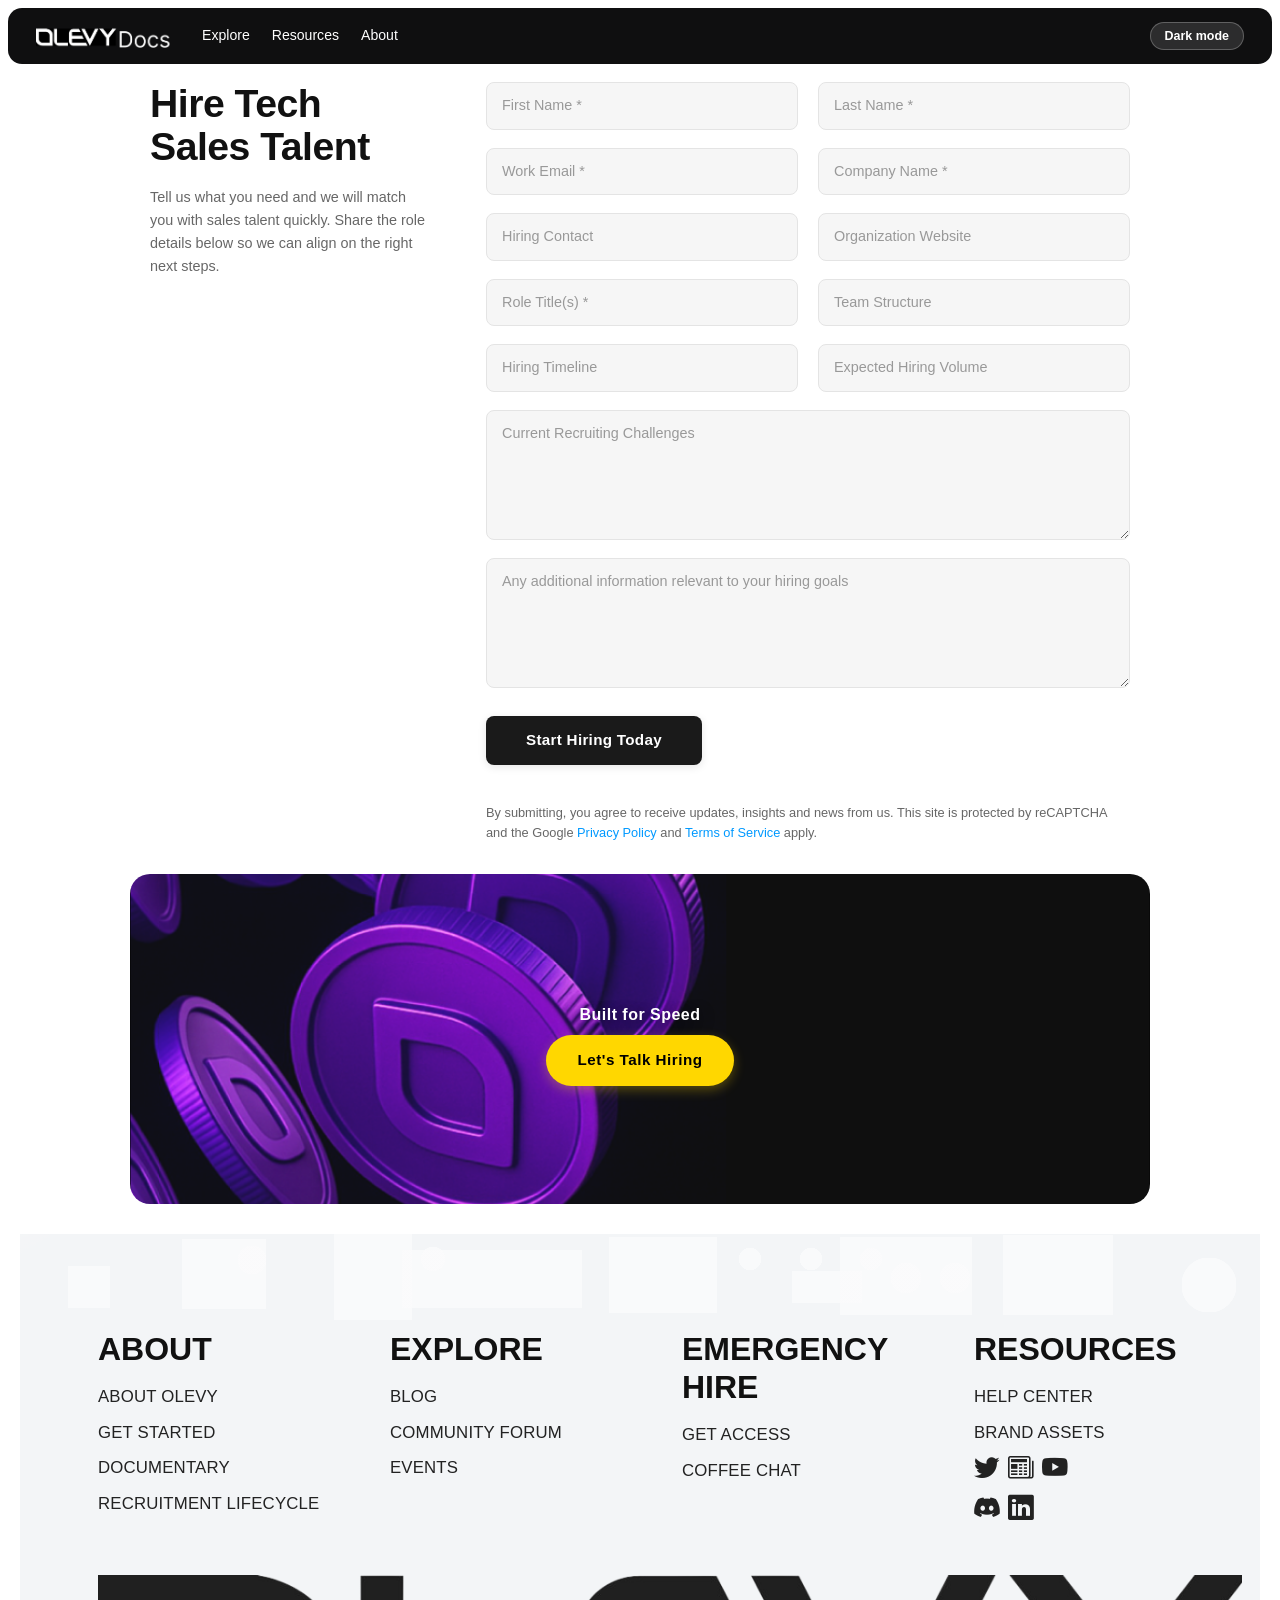
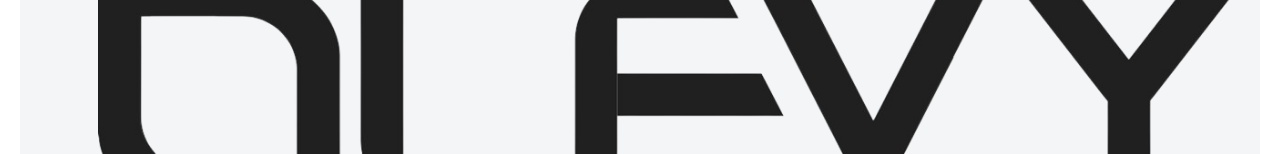
<file: contact.html>
<!doctype html>
<html lang="en">
  <head>
    <meta charset="utf-8" />
    <meta name="viewport" content="width=device-width, initial-scale=1" />
    <title>Hire Tech and GTM Talent Faster | Contact Olevy</title>
    <meta name="description" content="Contact Olevy to build a faster, more structured hiring process. Get embedded recruiting support for technical and go-to-market roles." />
    <meta name="robots" content="index, follow" />
    <link rel="canonical" href="https://olevydocs.com/contact.html" />
    <meta property="og:type" content="website" />
    <meta property="og:title" content="Hire Tech and GTM Talent Faster | Contact Olevy" />
    <meta property="og:description" content="Tell us what roles you are hiring for and get embedded recruiting support tailored to your team." />
    <meta property="og:url" content="https://olevydocs.com/contact.html" />
    <meta property="og:image" content="https://olevydocs.com/img/logo-Olevy.png" />
    <meta name="twitter:card" content="summary_large_image" />
    <meta name="twitter:title" content="Hire Tech and GTM Talent Faster | Contact Olevy" />
    <meta name="twitter:description" content="Embedded hiring operations for scaling organizations." />
    <meta name="twitter:image" content="https://olevydocs.com/img/logo-Olevy.png" />
    <meta name="theme-color" content="#0b1118" />
    <link href="./bootstrap-5.3.8-dist/bootstrap-5.3.8-dist/css/bootstrap.css" rel="stylesheet">
    <link rel="stylesheet" href="https://cdn.jsdelivr.net/npm/bootstrap-icons@1.11.3/font/bootstrap-icons.min.css">
    <link rel="stylesheet" href="./contact.css">
    <script type="application/ld+json">
      {
        "@context": "https://schema.org",
        "@graph": [
          {
            "@type": "Organization",
            "@id": "https://olevydocs.com/#organization",
            "name": "Olevy",
            "url": "https://olevydocs.com/",
            "logo": "https://olevydocs.com/img/logo-Olevy.png"
          },
          {
            "@type": "ContactPage",
            "@id": "https://olevydocs.com/contact.html#webpage",
            "url": "https://olevydocs.com/contact.html",
            "name": "Contact Olevy",
            "isPartOf": {
              "@id": "https://olevydocs.com/#website"
            },
            "about": {
              "@type": "Service",
              "serviceType": "Embedded Hiring Operations"
            }
          },
          {
            "@type": "WebSite",
            "@id": "https://olevydocs.com/#website",
            "url": "https://olevydocs.com/",
            "name": "Olevy",
            "publisher": {
              "@id": "https://olevydocs.com/#organization"
            }
          }
        ]
      }
    </script>
  </head>
  <body>
    <header class="sticky-top mt-2 header-rounded px-2 px-md-3 py-2" id="contactHeader">
      <div class="container-fluid d-flex align-items-center justify-content-start gap-2 gap-md-3">
        <a href="index.html" class="logo text-decoration-none" style="color:inherit" aria-label="OLEVY home">
          <img src="./img/logo-Olevy.png" alt="OLEVY logo" class="logo-img">
        </a>
        <nav class="contact-nav">
          <a href="#">Explore</a>
          <a href="#">Resources</a>
          <a href="#">About</a>
        </nav>
        <button type="button" class="theme-toggle ms-auto" id="themeToggleContact" aria-label="Toggle light and dark mode">Dark mode</button>
      </div>
    </header>

    <!-- ── Contact Section ──────────────────────────── -->
    <div class="contact-container">
      <div class="contact-wrapper">
        <!-- Left -->
        <div class="contact-left">
          <h1>Hire Tech Sales Talent</h1>
          <p>Tell us what you need and we will match you with sales talent quickly. Share the role details below so we can align on the right next steps.</p>
        </div>

        <!-- Right Form -->
        <form class="contact-right" id="contactForm" action="https://formsubmit.co/noumanejaz488@gmail.com" method="POST">
          <input type="hidden" name="_subject" value="New Contact Form Submission - OLEVY">
          <input type="hidden" name="_captcha" value="false">
          <input type="hidden" name="_template" value="table">
          <div class="form-row">
            <div class="form-group">
              <input type="text" class="form-input" name="first_name" placeholder="First Name *" required>
            </div>
            <div class="form-group">
              <input type="text" class="form-input" name="last_name" placeholder="Last Name *" required>
            </div>
          </div>
          <div class="form-row">
            <div class="form-group">
              <input type="email" class="form-input" name="email" placeholder="Work Email *" required>
            </div>
            <div class="form-group">
              <input type="text" class="form-input" name="company_name" placeholder="Company Name *" required>
            </div>
          </div>
          <div class="form-row">
            <div class="form-group">
              <input type="text" class="form-input" name="hiring_contact" placeholder="Hiring Contact">
            </div>
            <div class="form-group">
              <input type="url" class="form-input" name="organization_website" placeholder="Organization Website">
            </div>
          </div>
          <div class="form-row">
            <div class="form-group">
              <input type="text" class="form-input" name="role_titles" placeholder="Role Title(s) *" required>
            </div>
            <div class="form-group">
              <input type="text" class="form-input" name="team_structure" placeholder="Team Structure">
            </div>
          </div>
          <div class="form-row">
            <div class="form-group">
              <input type="text" class="form-input" name="hiring_timeline" placeholder="Hiring Timeline">
            </div>
            <div class="form-group">
              <input type="text" class="form-input" name="expected_hiring_volume" placeholder="Expected Hiring Volume">
            </div>
          </div>
          <div class="form-row full">
            <div class="form-group">
              <textarea class="form-input" name="recruiting_challenges" placeholder="Current Recruiting Challenges"></textarea>
            </div>
          </div>
          <div class="form-row full">
            <div class="form-group">
              <textarea class="form-input" name="additional_info" placeholder="Any additional information relevant to your hiring goals"></textarea>
            </div>
          </div>
          <button type="submit" class="btn-submit" id="contactSubmitBtn">Start Hiring Today</button>
          <div class="form-status" id="formStatus" role="status" aria-live="polite"></div>
          <div class="form-note">
            By submitting, you agree to receive updates, insights and news from us. This site is protected by reCAPTCHA and the Google
            <a href="#">Privacy Policy</a> and <a href="#">Terms of Service</a> apply.
          </div>
        </form>
      </div>

      <!-- Image / CTA Section -->
      <div class="image-section">
        <p class="join-slogan pb-2">Built for Speed</p>
        <a class="join-button" href="#" id="coffeeChatCta">Let's Talk Hiring</a>       
      </div>

      <div class="footer-bridge" aria-hidden="true"></div>

      <!-- Footer -->
      <footer class="site-footer mt-auto">
        <div class="container-fluid footer-content-wrap px-3 px-md-4 px-lg-5">
          <div class="row g-3 g-md-4 mb-4 mb-md-5 footer-columns">
            <div class="col-6 col-md-3">
              <h3 class="footer-title">ABOUT</h3>
              <ul class="list-unstyled mb-0">
                <li class="mb-2"><a href="#" class="text-decoration-none footer-link">ABOUT OLEVY</a></li>
                <li class="mb-2"><a href="#" class="text-decoration-none footer-link">GET STARTED</a></li>
                <li class="mb-2"><a href="#" class="text-decoration-none footer-link">DOCUMENTARY</a></li>
                <li class="mb-2"><a href="#" class="text-decoration-none footer-link">RECRUITMENT LIFECYCLE</a></li>
              </ul>
            </div>
            <div class="col-6 col-md-3">
              <h3 class="footer-title">EXPLORE</h3>
              <ul class="list-unstyled mb-0">
                <li class="mb-2"><a href="#" class="text-decoration-none footer-link">BLOG</a></li>
                <li class="mb-2"><a href="#" class="text-decoration-none footer-link">COMMUNITY FORUM</a></li>
                <li class="mb-2"><a href="#" class="text-decoration-none footer-link">EVENTS</a></li>
              </ul>
            </div>
            <div class="col-6 col-md-3">
              <h3 class="footer-title">EMERGENCY HIRE</h3>
              <ul class="list-unstyled mb-0">
                <li class="mb-2"><a href="#" class="text-decoration-none footer-link">GET ACCESS</a></li>
                <li class="mb-2"><a href="#" class="text-decoration-none footer-link">COFFEE CHAT</a></li>
              </ul>
            </div>
            <div class="col-6 col-md-3">
              <h3 class="footer-title">RESOURCES</h3>
              <ul class="list-unstyled mb-0">
                <li class="mb-2"><a href="#" class="text-decoration-none footer-link">HELP CENTER</a></li>
                <li class="mb-2"><a href="#" class="text-decoration-none footer-link">BRAND ASSETS</a></li>
                <li class="mb-3 d-flex gap-2">
                  <a href="#" class="text-decoration-none footer-link"><i class="bi bi-twitter"></i></a>
                  <a href="#" class="text-decoration-none footer-link"><i class="bi bi-newspaper"></i></a>
                  <a href="#" class="text-decoration-none footer-link"><i class="bi bi-youtube"></i></a>
                </li>
                <li class="d-flex gap-2">
                  <a href="#" class="text-decoration-none footer-link"><i class="bi bi-discord"></i></a>
                  <a href="#" class="text-decoration-none footer-link"><i class="bi bi-linkedin"></i></a>
                </li>
              </ul>
            </div>
          </div>
          <div class="pt-2 pt-md-3">
            <img src="./img/Footer-Img-transparent.png" alt="OLEVY" class="footer-logo-img" id="contactFooterLogo">
          </div>
        </div>
      </footer>
    </div>

    <!-- ── Notification Popup Modal ──────────────────── -->
    <div class="olevy-modal" id="olevyModal" style="display:none;" role="dialog" aria-modal="true" aria-labelledby="modalTitle">
      <div class="olevy-modal-content">
        <button class="modal-close" id="modalClose" aria-label="Close">×</button>
        <div class="modal-badge">Early Access</div>
        <h3 id="modalTitle">Stay in the loop 👋</h3>
        <p>Join the Olevy newsletter and be the first to hear about new features, hiring insights, and community events.</p>
        <div class="modal-form">
          <input type="email" id="modalEmail" placeholder="Enter your email" autocomplete="email">
          <button id="modalSubscribe" type="button">Subscribe</button>
        </div>
        <p class="modal-privacy">
          No spam, ever. Read our <a href="#">Privacy Policy</a>.
        </p>
      </div>
    </div>

    <script src="./bootstrap-5.3.8-dist/bootstrap-5.3.8-dist/js/bootstrap.js"></script>
    <script>
      // Hide header on scroll down, show on scroll up.
      (function () {
        const header = document.getElementById('contactHeader');
        if (!header) return;

        let lastScrollY = window.scrollY;
        const minDelta = 5;

        window.addEventListener('scroll', function () {
          const currentScrollY = window.scrollY;

          if (Math.abs(currentScrollY - lastScrollY) < minDelta) return;

          if (currentScrollY > lastScrollY && currentScrollY > 80) {
            header.classList.add('nav-hidden');
          } else {
            header.classList.remove('nav-hidden');
          }

          lastScrollY = currentScrollY;
        }, { passive: true });
      })();

      // Contact form submit without redirect
      (function () {
        const form = document.getElementById('contactForm');
        const submitBtn = document.getElementById('contactSubmitBtn');
        const statusEl = document.getElementById('formStatus');
        if (!form || !submitBtn || !statusEl) return;

        function setStatus(message, type) {
          statusEl.innerHTML = message;
          statusEl.className = 'form-status is-visible ' + (type === 'success' ? 'is-success' : 'is-error');
        }

        form.addEventListener('submit', async function (e) {
          e.preventDefault();

          const originalBtnLabel = submitBtn.textContent;
          submitBtn.disabled = true;
          submitBtn.textContent = 'Sending...';
          statusEl.className = 'form-status';
          statusEl.textContent = '';

          try {
            const formData = new FormData(form);
            const payload = Object.fromEntries(formData.entries());

            const response = await fetch('https://formsubmit.co/ajax/smance00@gmail.com', {
              method: 'POST',
              headers: {
                'Content-Type': 'application/json',
                'Accept': 'application/json'
              },
              body: JSON.stringify(payload)
            });

            if (!response.ok) throw new Error('Request failed');

            setStatus(
              'Thank You - Your hiring request has been received.<br>\n'
              + 'We\'ll review the details and follow up within 24 hours to align on next steps.<br><br>\n'
              + 'Prefer to move faster?<br>\n'
              + '<a href="#" class="status-book-link">Book a Call</a>',
              'success'
            );
            form.reset();
          } catch (error) {
            setStatus('Could not send your email right now. Please try again in a moment.', 'error');
          } finally {
            submitBtn.disabled = false;
            submitBtn.textContent = originalBtnLabel;
          }
        });
      })();

      // Theme toggle
      (function () {
        const root = document.documentElement;
        const toggle = document.getElementById('themeToggleContact');
        const footerLogo = document.getElementById('contactFooterLogo');
        if (!toggle) return;

        const footerLogoSources = {
          light: './img/Footer-Img-transparent.png',
          dark: './img/white-olevy-trasprent.png'
        };

        function applyTheme(theme) {
          root.setAttribute('data-theme', theme);
          if (footerLogo) {
            footerLogo.src = footerLogoSources[theme] || footerLogoSources.light;
          }
          toggle.textContent = theme === 'dark' ? 'Light mode' : 'Dark mode';
        }

        const savedTheme = localStorage.getItem('olevyTheme') || 'light';
        applyTheme(savedTheme);

        toggle.addEventListener('click', function () {
          const nextTheme = root.getAttribute('data-theme') === 'dark' ? 'light' : 'dark';
          localStorage.setItem('olevyTheme', nextTheme);
          applyTheme(nextTheme);
        });
      })();

      // Modal behavior (same pattern as main page)
      (function () {
        const modal = document.getElementById('olevyModal');
        const closeBtn = document.getElementById('modalClose');
        const subBtn = document.getElementById('modalSubscribe');

        function showModal() {
          if (modal) {
            modal.style.display = 'flex';
            document.body.style.overflow = 'hidden';
          }
        }

        function closeModal() {
          if (modal) {
            modal.style.display = 'none';
            document.body.style.overflow = 'auto';
            localStorage.setItem('olevyModalDismissed', 'true');
          }
        }

        const modalDismissed = localStorage.getItem('olevyModalDismissed');

        // Temporarily disabled: auto popup on refresh/page load.
        // if (!modalDismissed) {
        //   window.addEventListener('load', function () { setTimeout(showModal, 450); });
        // }

        if (closeBtn) closeBtn.addEventListener('click', closeModal);

        if (subBtn) {
          subBtn.addEventListener('click', function () {
            const emailField = document.getElementById('modalEmail');
            const email = emailField ? emailField.value.trim() : '';
            if (email) {
              subBtn.textContent = 'Thanks!';
              setTimeout(closeModal, 800);
            } else if (emailField) {
              emailField.focus();
            }
          });
        }

        if (modal) {
          modal.addEventListener('click', function (e) {
            if (e.target === modal) closeModal();
          });
        }
      })();
    </script>
  </body>
</html>
</file>
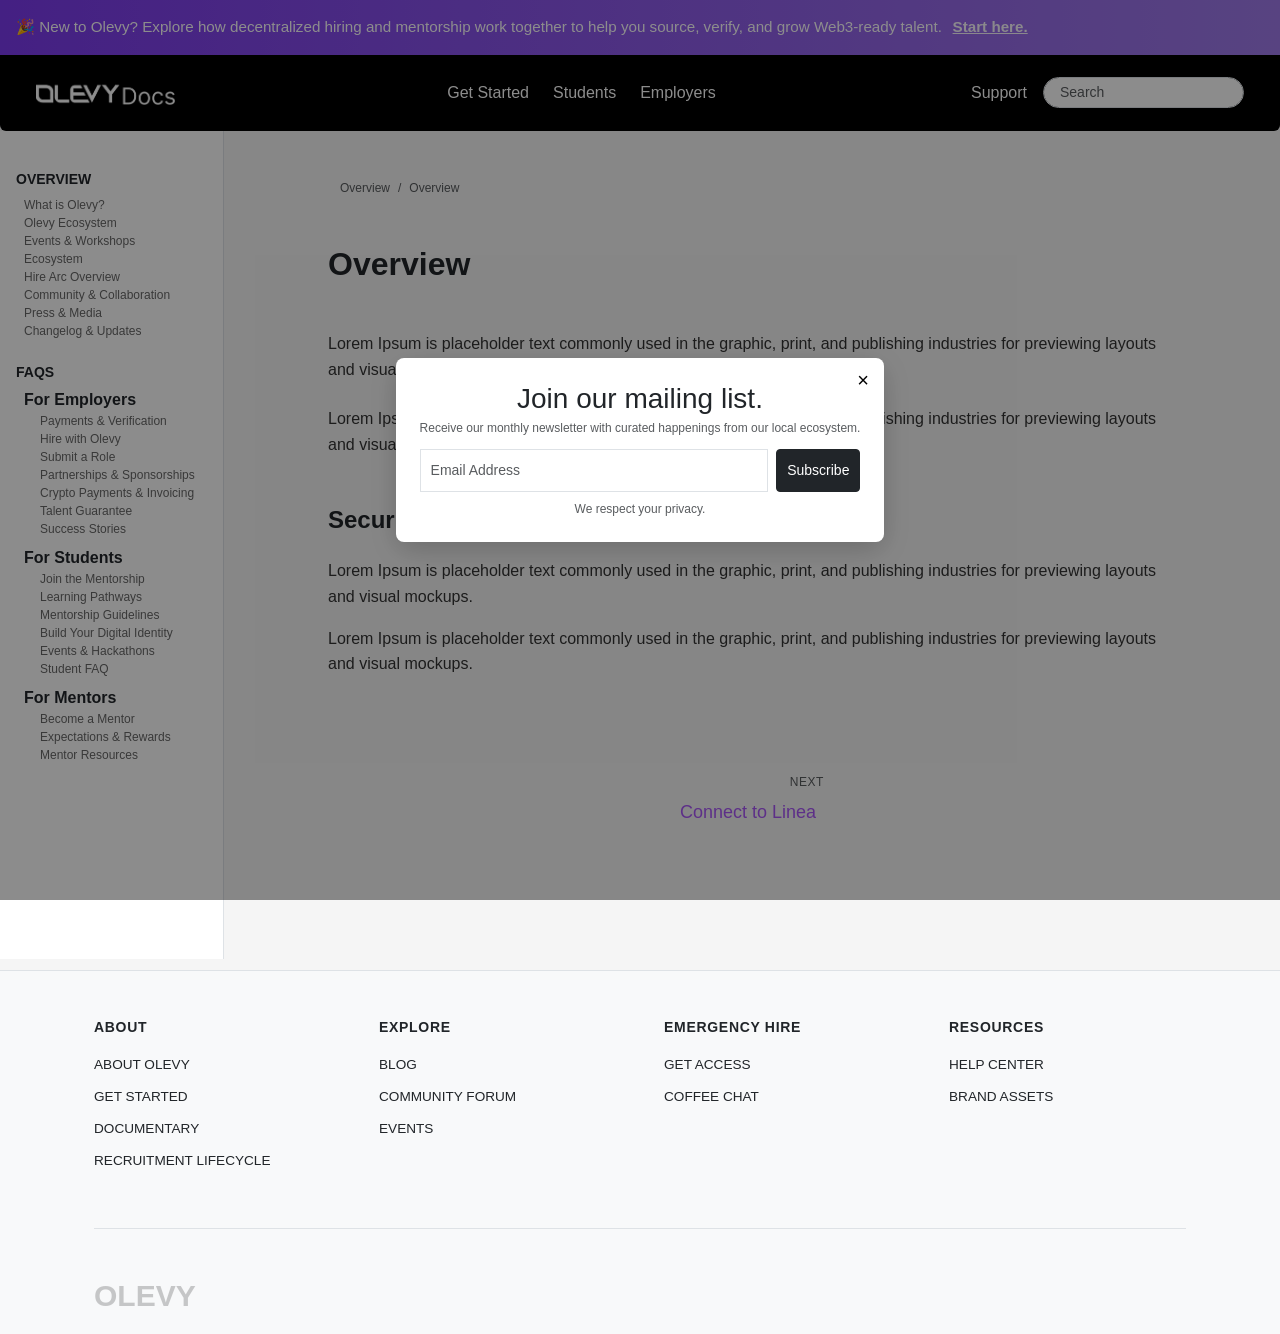
<file: olevy-docs.html>
<!doctype html>
<html lang="en">
  <head>
    <meta charset="utf-8" />
    <meta name="viewport" content="width=device-width, initial-scale=1" />
    <title>Olevy Docs</title>
    <link rel="stylesheet" href="./bootstrap-5.3.8-dist/bootstrap-5.3.8-dist/css/bootstrap.css">
    <link rel="stylesheet" href="./olevy-docs.css">
    
  </head>
  <body class=" text-dark  ">
    <!-- Top purple banner (dismissible) -->
    <div class="top-banner d-flex align-items-center justify-content-between px-3">
      <div class="banner-text">🎉 New to Olevy? Explore how decentralized hiring and mentorship work together to help you source, verify, and grow Web3-ready talent. <a href="#" class="banner-link">Start here.</a></div>
      <!-- <button class="banner-close" id="bannerClose">✕</button> -->
    </div>
    <!-- Header -->
    <header class="sticky-top bg-black-custom text-white-custom px-2 px-md-4 py-2 py-md-3 rounded-bottom">
      <div class="container-fluid d-flex align-items-center justify-content-between gap-2 gap-md-4">
        <a href="#" id="brandToggle" class="d-flex align-items-center gap-2 text-decoration-none brand">
          <img src="./img/logo-Olevy.png" alt="OLEVY logo" class="brand-logo">
        </a>

        <!-- Hamburger Menu Toggle (Mobile Only) -->
        <button class="navbar-toggler d-md-none border-0" type="button" id="navbarToggle">
          <span class="navbar-toggler-icon"></span>
        </button>

        <!-- Navigation Menu -->
        <nav class="navbar-menu d-none d-md-flex align-items-center gap-4 flex-grow-1 justify-content-center">
          <a href="Contact-docs.html" class="text-decoration-none text-white">Get Started</a>
          <a href="#" class="text-decoration-none text-white">Students</a>
          <a href="#" class="text-decoration-none text-white">Employers</a>
        </nav>

        <div class="header-right d-none d-md-flex align-items-center gap-2 gap-md-3 ms-auto">
          <a href="#" class="text-decoration-none text-white">Support</a>
          <div class="position-relative">
            <input type="text" class="form-control form-control-sm ps-3 " placeholder="Search" >
            <i class="bi bi-search position-absolute" style="right:.75rem; top:50%; transform:translateY(-50%); color:#999;"></i>
          </div>
        </div>
      </div>

      <!-- Mobile Menu -->
      <nav class="mobile-menu d-md-none navbar-menu-mobile" id="mobileMenu" style="display: none;">
        <a href="#" class="text-decoration-none text-white d-block py-2">Get Started</a>
        <a href="#" class="text-decoration-none text-white d-block py-2">Students</a>
        <a href="#" class="text-decoration-none text-white d-block py-2">Employers</a>
        <a href="#" class="text-decoration-none text-white d-block py-2">Support</a>
        <div class="position-relative py-2">
          <input type="text" class="form-control form-control-sm ps-3" placeholder="Search" style="border-radius:50px; padding-right:2rem;">
          <i class="bi bi-search position-absolute" style="right:.75rem; top:50%; transform:translateY(-50%); color:#999;"></i>
        </div>
      </nav>
    </header>

    <div class="d-flex">
      <!-- Sidebar: always-open list with scrollable container -->
      <aside class="border-end sidebar" style="width:14rem;">
        <div class="p-3 mt-4">
          <nav class="nav flex-column">
            <!-- Overview group -->
            <div class="sidebar-section mb-4">
              <h6 class="text-uppercase fw-bold small mb-2">Overview</h6>
                <ul class="list-unstyled ps-2 mb-0">
                <li><a href="#" class="nav-link p-0 sidebar-link sidebar-child" data-section="what-is-olevy">What is Olevy?</a></li>
                <li><a href="#" class="nav-link p-0 sidebar-link sidebar-child" data-section="olevy-ecosystem">Olevy Ecosystem</a></li>
                <li><a href="#" class="nav-link p-0 sidebar-link sidebar-child" data-section="events-workshops">Events &amp; Workshops</a></li>
                <li><a href="#" class="nav-link p-0 sidebar-link sidebar-child" data-section="ecosystem">Ecosystem</a></li>
                <li><a href="#" class="nav-link p-0 sidebar-link sidebar-child" data-section="hire-arc">Hire Arc Overview</a></li>
                <li><a href="#" class="nav-link p-0 sidebar-link sidebar-child" data-section="community-collaboration">Community &amp; Collaboration</a></li>
                <li><a href="#" class="nav-link p-0 sidebar-link sidebar-child" data-section="press-media">Press &amp; Media</a></li>
                <li><a href="#" class="nav-link p-0 sidebar-link sidebar-child" data-section="changelog-updates">Changelog &amp; Updates</a></li>
              </ul>
            </div>

            <!-- FAQ groups -->
            <div class="sidebar-section mb-4">
              <h6 class="text-uppercase fw-bold small mb-2">FAQs</h6>
              <ul class="list-unstyled ps-2 mb-0">
                <li>
                  <strong>For Employers</strong>
                  <ul class="list-unstyled ps-3 mb-2">
                    <li><a href="#" class="nav-link p-0 sidebar-link sidebar-child" data-section="payments-verification">Payments &amp; Verification</a></li>
                    <li><a href="#" class="nav-link p-0 sidebar-link sidebar-child" data-section="hire-with-olevy">Hire with Olevy</a></li>
                    <li><a href="#" class="nav-link p-0 sidebar-link sidebar-child" data-section="submit-role">Submit a Role</a></li>
                    <li><a href="#" class="nav-link p-0 sidebar-link sidebar-child" data-section="partnerships">Partnerships &amp; Sponsorships</a></li>
                    <li><a href="#" class="nav-link p-0 sidebar-link sidebar-child" data-section="crypto-payments">Crypto Payments &amp; Invoicing</a></li>
                    <li><a href="#" class="nav-link p-0 sidebar-link sidebar-child" data-section="talent-guarantee">Talent Guarantee</a></li>
                    <li><a href="#" class="nav-link p-0 sidebar-link sidebar-child" data-section="success-stories">Success Stories</a></li>
                  </ul>
                </li>
                <li>
                  <strong>For Students</strong>
                  <ul class="list-unstyled ps-3 mb-2">
                    <li><a href="#" class="nav-link p-0 sidebar-link sidebar-child" data-section="join-mentorship">Join the Mentorship</a></li>
                    <li><a href="#" class="nav-link p-0 sidebar-link sidebar-child" data-section="learning-pathways">Learning Pathways</a></li>
                    <li><a href="#" class="nav-link p-0 sidebar-link sidebar-child" data-section="mentorship-guidelines">Mentorship Guidelines</a></li>
                    <li><a href="#" class="nav-link p-0 sidebar-link sidebar-child" data-section="digital-identity">Build Your Digital Identity</a></li>
                    <li><a href="#" class="nav-link p-0 sidebar-link sidebar-child" data-section="events-hackathons">Events &amp; Hackathons</a></li>
                    <li><a href="#" class="nav-link p-0 sidebar-link sidebar-child" data-section="student-faq">Student FAQ</a></li>
                  </ul>
                </li>
                <li>
                  <strong>For Mentors</strong>
                  <ul class="list-unstyled ps-3 mb-0">
                    <li><a href="#" class="nav-link p-0 sidebar-link sidebar-child" data-section="become-mentor">Become a Mentor</a></li>
                    <li><a href="#" class="nav-link p-0 sidebar-link sidebar-child" data-section="mentor-expectations">Expectations &amp; Rewards</a></li>
                    <li><a href="#" class="nav-link p-0 sidebar-link sidebar-child" data-section="mentor-resources">Mentor Resources</a></li>
                  </ul>
                </li>
              </ul>
            </div>
          </nav>
        </div>
      </aside>

      <!-- Main content -->
      <main class="flex-grow-1">
        <div class="container-lg px-3 px-md-4 py-4 py-md-5" style="max-width:56rem;">
          <div class="d-flex align-items-center gap-2 mb-4 mb-md-5 small text-muted">
            <a href="#" class="text-decoration-none text-muted me-1" aria-label="Home"><i class="bi bi-house-door-fill"></i></a>
            <a href="#" class="text-decoration-none text-muted">Overview</a>
            <span>/</span>
            <span id="breadcrumb-section">Overview</span>
          </div>

          <h1 class="fw-bold mb-4 mb-md-5" id="content-title" style="font-size:2rem;">Overview</h1>

          <div id="dynamic-content">
            <!-- Default content -->
            <div class="mb-4 mb-md-5">
              <p class="mb-4" style="font-size:1rem; color:#333; line-height:1.6;">Lorem Ipsum is placeholder text commonly used in the graphic, print, and publishing industries for previewing layouts and visual mockups.</p>
              <p style="font-size:1rem; color:#333; line-height:1.6;">Lorem Ipsum is placeholder text commonly used in the graphic, print, and publishing industries for previewing layouts and visual mockups.</p>
            </div>

            <div class="mb-4 mb-md-5">
              <h2 class="fw-bold mb-3 mb-md-4" style="font-size:1.5rem;">Security for all</h2>
              <p class="mb-2 mb-md-3" style="font-size:1rem; color:#333; line-height:1.6;">Lorem Ipsum is placeholder text commonly used in the graphic, print, and publishing industries for previewing layouts and visual mockups.</p>
              <p class="mb-4 mb-md-5" style="font-size:1rem; color:#333; line-height:1.6;">Lorem Ipsum is placeholder text commonly used in the graphic, print, and publishing industries for previewing layouts and visual mockups.</p>

              <div class="d-flex align-items-center justify-content-center py-4 py-md-5">
                <div class="text-end">
                  <div class="text-muted small text-uppercase" style="letter-spacing:.05em; margin-bottom:.5rem;">Next</div>
                  <a href="#" class="d-flex align-items-center gap-2 text-decoration-none" style="color:#a855f7; font-size:1.125rem; font-weight:500;">
                    Connect to Linea <i class="bi bi-arrow-right" style="font-size:1rem;"></i>
                  </a>
                </div>
              </div>
            </div>
          </div>
        </div>
      </main>

    <script>
      // Sidebar toggle for small screens
      (function() {
        const sidebar = document.querySelector('.sidebar');
        const brand = document.getElementById('brandToggle');
        if (!sidebar || !brand) return;

        function toggleSidebar() {
          sidebar.classList.toggle('open');
        }

        brand.addEventListener('click', function(e) {
          // only toggle on narrow viewports
          if (window.innerWidth <= 768) {
            e.preventDefault();
            toggleSidebar();
          }
        });

        // Optional: close when clicking outside sidebar
        document.addEventListener('click', function(e) {
          if (window.innerWidth <= 768 && sidebar.classList.contains('open')) {
            if (!sidebar.contains(e.target) && e.target !== brand && !brand.contains(e.target)) {
              sidebar.classList.remove('open');
            }
          }
        });
      })();
    </script>
    </div>

    <!-- Footer -->
    <footer class="bg-light border-top pt-4 pt-md-5 pb-3 mt-auto" style="border-color:#ddd;">
      <div class="container-lg px-3 px-md-4">
        <div class="row g-3 g-md-5 mb-4 mb-md-5">
          <div class="col-6 col-md-3">
            <h3 class="fw-bold small text-uppercase mb-3" style="letter-spacing:.05em;">ABOUT</h3>
            <ul class="list-unstyled mb-0">
              <li class="mb-2"><a href="#" class="text-decoration-none text-dark">ABOUT OLEVY</a></li>
              <li class="mb-2"><a href="#" class="text-decoration-none text-dark">GET STARTED</a></li>
              <li class="mb-2"><a href="#" class="text-decoration-none text-dark">DOCUMENTARY</a></li>
              <li class="mb-2"><a href="#" class="text-decoration-none text-dark">RECRUITMENT LIFECYCLE</a></li>
            </ul>
          </div>
          <div class="col-6 col-md-3">
            <h3 class="fw-bold small text-uppercase mb-3" style="letter-spacing:.05em;">EXPLORE</h3>
            <ul class="list-unstyled mb-0">
              <li class="mb-2"><a href="#" class="text-decoration-none text-dark">BLOG</a></li>
              <li class="mb-2"><a href="#" class="text-decoration-none text-dark">COMMUNITY FORUM</a></li>
              <li class="mb-2"><a href="#" class="text-decoration-none text-dark">EVENTS</a></li>
            </ul>
          </div>
          <div class="col-6 col-md-3">
            <h3 class="fw-bold small text-uppercase mb-3" style="letter-spacing:.05em;">EMERGENCY HIRE</h3>
            <ul class="list-unstyled mb-0">
              <li class="mb-2"><a href="#" class="text-decoration-none text-dark">GET ACCESS</a></li>
              <li class="mb-2"><a href="#" class="text-decoration-none text-dark">COFFEE CHAT</a></li>
            </ul>
          </div>
          <div class="col-6 col-md-3">
            <h3 class="fw-bold small text-uppercase mb-3" style="letter-spacing:.05em;">RESOURCES</h3>
            <ul class="list-unstyled mb-0">
              <li class="mb-2"><a href="#" class="text-decoration-none text-dark">HELP CENTER</a></li>
              <li class="mb-2"><a href="#" class="text-decoration-none text-dark">BRAND ASSETS</a></li>
              <li class="mb-3 d-flex gap-2">
                <a href="#" class="text-decoration-none text-dark"><i class="bi bi-twitter"></i></a>
                <a href="#" class="text-decoration-none text-dark"><i class="bi bi-newspaper"></i></a>
                <a href="#" class="text-decoration-none text-dark"><i class="bi bi-youtube"></i></a>
              </li>
              <li class="d-flex gap-2">
                <a href="#" class="text-decoration-none text-dark"><i class="bi bi-discord"></i></a>
                <a href="#" class="text-decoration-none text-dark"><i class="bi bi-linkedin"></i></a>
              </li>
            </ul>
          </div>
        </div>
        <div class="border-top pt-3 pt-md-4" style="border-color:#ddd;">
          <!-- <div class="footer-art-wrap mb-3">
            <img src="./img/tempImageuhaO3F 1.png" alt="OLEVY art" class="footer-art">
          </div> -->
          <div style="font-size:1.875rem; font-weight:900; color:#000; opacity:.2;" class="footer-logo">OLEVY</div>
        </div>
      </div>
    </footer>

    <!-- Modal: Join mailing list (shows on every page load) -->
    <div id="joinModal" class="olevy-modal" role="dialog" aria-modal="true" aria-labelledby="joinModalTitle">
      <div class="olevy-modal-content">
        <button class="modal-close" id="modalClose" aria-label="Close popup">×</button>
        <h3 id="joinModalTitle">Join our mailing list.</h3>
        <p class="small text-muted">Receive our monthly newsletter with curated happenings from our local ecosystem.</p>
        <div class="modal-form d-flex gap-2 align-items-center">
          <input type="email" id="modalEmail" placeholder="Email Address" class="form-control form-control-sm" />
          <button id="modalSubscribe" class="btn btn-dark btn-sm">Subscribe</button>
        </div>
        <div class="small text-muted mt-2">We respect your privacy.</div>
      </div>
    </div>

<script src="./bootstrap-5.3.8-dist/bootstrap-5.3.8-dist/js/bootstrap.js"></script>
    
    <script>
      // Content data for different sections
      const sectionContent = {
        'what-is-olevy': {
          title: 'What is Olevy?',
          breadcrumb: 'What is Olevy?',
          content: `
            <div class="mb-4 mb-md-5">
              <p class="mb-4" style="font-size:1rem; color:#333; line-height:1.6;">Olevy is a comprehensive platform designed to connect students with employers and streamline the entire recruitment lifecycle. Our mission is to make talent acquisition and career development accessible to everyone.</p>
              <p style="font-size:1rem; color:#333; line-height:1.6;">We provide tools and resources that empower students to discover opportunities and help employers find the right talent efficiently.</p>
            </div>
            <div class="mb-4 mb-md-5">
              <h2 class="fw-bold mb-3 mb-md-4" style="font-size:1.5rem;">Key Features</h2>
              <p class="mb-2 mb-md-3" style="font-size:1rem; color:#333; line-height:1.6;"><strong>• Talent Matching:</strong> Advanced algorithms to match students with employers</p>
              <p class="mb-2 mb-md-3" style="font-size:1rem; color:#333; line-height:1.6;"><strong>• Portfolio Building:</strong> Showcase your skills and experience</p>
              <p class="mb-2 mb-md-3" style="font-size:1rem; color:#333; line-height:1.6;"><strong>• Real-time Opportunities:</strong> Get notified about new job openings</p>
              <p class="mb-4 mb-md-5" style="font-size:1rem; color:#333; line-height:1.6;"><strong>• Network Building:</strong> Connect with peers and professionals</p>
            </div>
          `
        },
        'olevy-ecosystem': {
          title: 'Olevy Ecosystem',
          breadcrumb: 'Olevy Ecosystem',
          content: `
            <div class="mb-4 mb-md-5">
              <p class="mb-4" style="font-size:1rem; color:#333; line-height:1.6;">The Olevy Ecosystem encompasses multiple interconnected platforms and services designed to support all participants in the talent marketplace.</p>
            </div>
            <div class="mb-4 mb-md-5">
              <h2 class="fw-bold mb-3 mb-md-4" style="font-size:1.5rem;">Ecosystem Components</h2>
              <p class="mb-2 mb-md-3" style="font-size:1rem; color:#333; line-height:1.6;"><strong>• Student Platform:</strong> Career exploration and job search tools</p>
              <p class="mb-2 mb-md-3" style="font-size:1rem; color:#333; line-height:1.6;"><strong>• Employer Portal:</strong> Recruitment management system</p>
              <p class="mb-2 mb-md-3" style="font-size:1rem; color:#333; line-height:1.6;"><strong>• Analytics Dashboard:</strong> Data-driven insights for hiring</p>
              <p class="mb-4 mb-md-5" style="font-size:1rem; color:#333; line-height:1.6;"><strong>• Community Forum:</strong> Peer-to-peer learning and support</p>
            </div>
          `
        },
        'core-principles': {
          title: 'Core Principles',
          breadcrumb: 'Core Principles',
          content: `
            <div class="mb-4 mb-md-5">
              <p class="mb-4" style="font-size:1rem; color:#333; line-height:1.6;">Our core principles guide every decision we make at Olevy.</p>
            </div>
            <div class="mb-4 mb-md-5">
              <h2 class="fw-bold mb-3 mb-md-4" style="font-size:1.5rem;">Principles</h2>
              <p class="mb-2 mb-md-3" style="font-size:1rem; color:#333; line-height:1.6;"><strong>• Accessibility:</strong> Making opportunities available to everyone</p>
              <p class="mb-2 mb-md-3" style="font-size:1rem; color:#333; line-height:1.6;"><strong>• Transparency:</strong> Clear and honest communication</p>
              <p class="mb-2 mb-md-3" style="font-size:1rem; color:#333; line-height:1.6;"><strong>• Innovation:</strong> Constantly improving our platform</p>
              <p class="mb-4 mb-md-5" style="font-size:1rem; color:#333; line-height:1.6;"><strong>• Security:</strong> Protecting user data and privacy</p>
            </div>
          `
        },
        'ecosystem': {
          title: 'Ecosystem',
          breadcrumb: 'Ecosystem',
          content: `
            <div class="mb-4 mb-md-5">
              <p class="mb-4" style="font-size:1rem; color:#333; line-height:1.6;">Our comprehensive ecosystem brings together all the necessary tools and resources for career success.</p>
              <p style="font-size:1rem; color:#333; line-height:1.6;">From student onboarding to employer recruitment, every step is optimized and integrated seamlessly.</p>
            </div>
            <div class="mb-4 mb-md-5">
              <h2 class="fw-bold mb-3 mb-md-4" style="font-size:1.5rem;">How It Works</h2>
              <p class="mb-2 mb-md-3" style="font-size:1rem; color:#333; line-height:1.6;">Students create profiles, explore opportunities, and apply to positions matching their skills and interests. Employers post jobs, review applications, and find top talent. Our platform facilitates connections that lead to successful career placements.</p>
            </div>
          `
        }
        ,
        'events-workshops': {
          title: 'Events & Workshops',
          breadcrumb: 'Events & Workshops',
          content: `
            <div class="mb-4 mb-md-5">
              <p class="mb-4" style="font-size:1rem; color:#333; line-height:1.6;">Olevy regularly hosts virtual and in-person events, hackathons, and skill‑building workshops that bring together students, employers, and mentors.</p>
            </div>
          `
        },
        'hire-arc': {
          title: 'Hire Arc Overview',
          breadcrumb: 'Hire Arc Overview',
          content: `<p class="mb-4" style="font-size:1rem; color:#333; line-height:1.6;">The Hire Arc is our end‑to‑end recruitment solution for employers. It guides candidates through each phase from application to onboarding.</p>`
        },
        'community-collaboration': {
          title: 'Community & Collaboration',
          breadcrumb: 'Community & Collaboration',
          content: `<p class="mb-4" style="font-size:1rem; color:#333; line-height:1.6;">Collaboration spaces, discussion forums, and study groups help members of the Olevy ecosystem learn from one another and grow their networks.</p>`
        },
        'press-media': {
          title: 'Press & Media',
          breadcrumb: 'Press & Media',
          content: `<p class="mb-4" style="font-size:1rem; color:#333; line-height:1.6;">Read the latest news, announcements, and media coverage about Olevy. Our press kit is available for downloads.</p>`
        },
        'changelog-updates': {
          title: 'Changelog & Updates',
          breadcrumb: 'Changelog & Updates',
          content: `<p class="mb-4" style="font-size:1rem; color:#333; line-height:1.6;">Check this section for release notes, feature rollouts, and product roadmap updates.</p>`
        },
        // placeholder content entries for FAQ sub‑sections (employers, students, mentors)
        'payments-verification': {
          title: 'Payments & Verification',
          breadcrumb: 'Payments & Verification',
          content: `<p class="mb-4" style="font-size:1rem; color:#333; line-height:1.6;">Information about employer payments, invoicing, and verification procedures.</p>`
        },
        'hire-with-olevy': {
          title: 'Hire with Olevy',
          breadcrumb: 'Hire with Olevy',
          content: `<p class="mb-4" style="font-size:1rem; color:#333; line-height:1.6;">Guidelines on how to post jobs and source talent through the Olevy platform.</p>`
        },
        'submit-role': {
          title: 'Submit a Role',
          breadcrumb: 'Submit a Role',
          content: `<p class="mb-4" style="font-size:1rem; color:#333; line-height:1.6;">Steps for submitting open positions and tracking applications.</p>`
        },
        'partnerships': {
          title: 'Partnerships & Sponsorships',
          breadcrumb: 'Partnerships & Sponsorships',
          content: `<p class="mb-4" style="font-size:1rem; color:#333; line-height:1.6;">Learn about collaborating with Olevy through strategic partnerships or sponsorship opportunities.</p>`
        },
        'crypto-payments': {
          title: 'Crypto Payments & Invoicing',
          breadcrumb: 'Crypto Payments & Invoicing',
          content: `<p class="mb-4" style="font-size:1rem; color:#333; line-height:1.6;">Details on accepting and sending crypto payments within the ecosystem.</p>`
        },
        'talent-guarantee': {
          title: 'Talent Guarantee',
          breadcrumb: 'Talent Guarantee',
          content: `<p class="mb-4" style="font-size:1rem; color:#333; line-height:1.6;">Our promise to employers regarding candidate quality and support.</p>`
        },
        'success-stories': {
          title: 'Success Stories',
          breadcrumb: 'Success Stories',
          content: `<p class="mb-4" style="font-size:1rem; color:#333; line-height:1.6;">Read about companies and students who found success through Olevy.</p>`
        },
        'join-mentorship': {
          title: 'Join the Mentorship',
          breadcrumb: 'Join the Mentorship',
          content: `<p class="mb-4">Steps to enrol in the student mentorship programme.</p>`
        },
        'learning-pathways': {
          title: 'Learning Pathways',
          breadcrumb: 'Learning Pathways',
          content: `<p class="mb-4">Overview of structured study tracks available to students.</p>`
        },
        'mentorship-guidelines': {
          title: 'Mentorship Guidelines',
          breadcrumb: 'Mentorship Guidelines',
          content: `<p class="mb-4">Rules and best practices for mentors and mentees.</p>`
        },
        'digital-identity': {
          title: 'Build Your Digital Identity',
          breadcrumb: 'Build Your Digital Identity',
          content: `<p class="mb-4">Tips for creating a strong profile and portfolio.</p>`
        },
        'events-hackathons': {
          title: 'Events & Hackathons',
          breadcrumb: 'Events & Hackathons',
          content: `<p class="mb-4">Information on upcoming student events and competitions.</p>`
        },
        'student-faq': {
          title: 'Student FAQ',
          breadcrumb: 'Student FAQ',
          content: `<p class="mb-4">Frequently asked questions by students.</p>`
        },
        'become-mentor': {
          title: 'Become a Mentor',
          breadcrumb: 'Become a Mentor',
          content: `<p class="mb-4">How to sign up and start mentoring.</p>`
        },
        'mentor-expectations': {
          title: 'Expectations & Rewards',
          breadcrumb: 'Expectations & Rewards',
          content: `<p class="mb-4">What we expect from mentors and how they benefit.</p>`
        },
        'mentor-resources': {
          title: 'Mentor Resources',
          breadcrumb: 'Mentor Resources',
          content: `<p class="mb-4">Documents, templates and guidance for mentors.</p>`
        }
      };

      // Handle hamburger menu toggle
      document.getElementById('navbarToggle').addEventListener('click', function() {
        const mobileMenu = document.getElementById('mobileMenu');
        mobileMenu.style.display = mobileMenu.style.display === 'none' ? 'block' : 'none';
      });

      // Close mobile menu when a link is clicked
      const navLinks = document.querySelectorAll('.navbar-menu-mobile a');
      navLinks.forEach(link => {
        link.addEventListener('click', function() {
          document.getElementById('mobileMenu').style.display = 'none';
        });
      });

      // Handle sidebar link clicks
      document.querySelectorAll('.sidebar-link').forEach(link => {
        link.addEventListener('click', function(e) {
          e.preventDefault();
          const section = this.getAttribute('data-section');
          const data = sectionContent[section];
          
          if (data) {
            const contentDiv = document.getElementById('dynamic-content');
            contentDiv.innerHTML = data.content;
            document.getElementById('content-title').textContent = data.title;
            document.getElementById('breadcrumb-section').textContent = data.breadcrumb;
          }
        });
      });

      // Modal & banner behavior
      (function(){
        const joinModal = document.getElementById('joinModal');
        const modalClose = document.getElementById('modalClose');
        const modalSubscribe = document.getElementById('modalSubscribe');
        const bannerClose = document.getElementById('bannerClose');

        function showModal(){
          if(joinModal) {
            joinModal.style.display = 'flex';
            document.body.style.overflow = 'hidden';
          }
        }

        function hideModal(){
          if(joinModal) {
            joinModal.style.display = 'none';
            document.body.style.overflow = 'auto';
            // Store that modal has been dismissed for this session
            localStorage.setItem('olevyModalDismissed', 'true');
          }
        }

        // Check if modal has been dismissed in this session
        const modalDismissed = localStorage.getItem('olevyModalDismissed');

        // Only show modal if it hasn't been dismissed in this session
        if (!modalDismissed) {
          window.addEventListener('load', function(){ setTimeout(showModal, 450); });
        }

        if(modalClose) modalClose.addEventListener('click', hideModal);

        if(modalSubscribe) {
          modalSubscribe.addEventListener('click', function(){
            const emailField = document.getElementById('modalEmail');
            const email = emailField ? emailField.value.trim() : '';
            if(email){
              modalSubscribe.textContent = 'Thanks!';
              setTimeout(hideModal, 800);
            } else if(emailField){
              emailField.focus();
            }
          });
        }

        // close when clicking backdrop
        if(joinModal){
          joinModal.addEventListener('click', function(e){ if(e.target === joinModal) hideModal(); });
        }

        // if(bannerClose){ bannerClose.addEventListener('click', function(){ const b = document.querySelector('.top-banner'); if(b) b.style.display='none'; }); }
      })();
    </script>
  </body>
</html>
</file>
<file: styles.css>
html { overflow-x: hidden; max-width: 100%; }

:root {
  --bs-body-font-family: 'Inter', system-ui, -apple-system, 'Segoe UI', Roboto, 'Helvetica Neue', Arial;
  --bg: #ffffff;
  --surface: #ffffff;
  --text: #111111;
  --muted: #666666;
  --line: #dddddd;
  --header-bg: #0f0f10;
  --header-text: #ffffff;
  --banner-bg: #a54bcc;
  --footer-bg: #f3f5f7;
  --footer-bridge-top: #f3f5f7;
  --footer-bridge-block: rgba(255, 255, 255, 0.48);
}

[data-theme='dark'] {
  --bg: #101214;
  --surface: #181b1f;
  --text: #f0f3f6;
  --muted: #b2bcc6;
  --line: #2e343a;
  --header-bg: #060708;
  --header-text: #f0f3f6;
  --banner-bg: #8e3eb0;
  --footer-bg: #15191d;
  --footer-bridge-top: #15191d;
  --footer-bridge-block: rgba(255, 255, 255, 0.06);
}

.footer-logo-img {
  display: block;
  width: 100%;
  height: auto;
  object-fit: contain;
}

body {
  font-family: 'Inter', sans-serif;
  background-color: var(--bg);
  color: var(--text);
  margin: 0;
  overflow-x: hidden;
  max-width: 100%;
}

.bg-black-custom {
  background-color: var(--header-bg) !important;
}
.text-white-custom { color: var(--header-text) !important; }
.nav-rounded-all {
  border-radius: 14px;
  margin: 0 8px;
  max-width: calc(100% - 16px);
  width: calc(100% - 16px);
}
.sticky-top{
  z-index: 1;
  transition: transform 0.28s ease;
  will-change: transform;
}

.sticky-top.nav-hidden {
  transform: translateY(calc(-100% - 0.5rem));
}
.sidebar { 
  background-color: var(--surface); 
  border-color: var(--line); 
  padding-bottom: 2rem; 
  overflow-y: auto;
  scrollbar-width: thin;
  scrollbar-color: #888 #f1f1f1;
  height: calc(100vh - 4.5rem);
}

.sidebar::-webkit-scrollbar {
  width: 8px;
}
.sidebar::-webkit-scrollbar-track {
  background: #f1f1f1;
}
.sidebar::-webkit-scrollbar-thumb {
  background-color: #888;
  border-radius: 4px;
  border: 2px solid #f1f1f1;
}
.sidebar::-webkit-scrollbar-thumb:hover {
  background-color: #555;
}
.sidebar-child { font-size: .75rem; color: var(--muted); display: block; padding: .25rem 0; }
.sidebar-child:hover { color: var(--text); }
.navbar-menu{white-space: nowrap; margin-left: .5rem;}
.navbar-menu a { font-size: .88rem; }
.text-muted.small { font-size: .75rem; }

.theme-toggle {
  border: 1px solid rgba(255, 255, 255, 0.25);
  background: rgba(255, 255, 255, 0.12);
  color: var(--header-text);
  border-radius: 999px;
  font-size: 0.78rem;
  padding: 7px 14px;
  font-weight: 600;
  line-height: 1;
  cursor: pointer;
}

.theme-toggle:hover {
  background: rgba(255, 255, 255, 0.2);
}

@media (max-width: 767.98px) {
  .sidebar {
    position: fixed;
    left: -100%;
    top: 4.5rem;
    height: calc(100vh - 4.5rem);
    width: 100%;
    max-width: 14rem;
    overflow-y: auto;
    z-index: 999;
    background: #fff;
    border-right: 1px solid var(--line);
    transition: left 0.25s ease;
  }

  .sidebar.open {
    left: 0;
  }

  main {
    opacity: 1;
    position: relative;
    margin-left: 0;
  }
}

@media (min-width: 768px) {
  .sidebar {
    position: relative;
    margin-left: 0;
  }
  
  main {
    margin-left: 0;
  }
}

.brand-logo {
  width: 120px;
  height: 50px;
  object-fit: contain;
  display: inline-block;
}

@media (min-width: 768px) {
  .brand-logo {
    width: 156px;
    height: 44px;
  }
}

.navbar-toggler {
  width: 50px;
  height: 40px;
  display: flex;
  align-items: center;
  justify-content: center;
  padding: 0;
}

.navbar-toggler-icon {
  width: 25px;
  height: 20px;
  display: inline-block;
  background: no-repeat center center;
  background-size: 100% 100%;
  background-image: url("data:image/svg+xml,%3csvg xmlns='http://www.w3.org/2000/svg' viewBox='0 0 30 30'%3e%3cpath stroke='%23fff' stroke-linecap='round' stroke-miterlimit='10' stroke-width='2' d='M4 7h22M4 15h22M4 23h22'/%3e%3c/svg%3e");
}

.mobile-menu {
  background-color: var(--header-bg);
  padding: 1rem;
  border-top: 1px solid #444;
  display: flex;
  flex-direction: column;
  gap: 0.5rem;
}

.mobile-menu a {
  color: var(--header-text);
  text-decoration: none;
  padding: 0.75rem 0;
  border-bottom: 1px solid #333;
  font-size: 0.95rem;
}

.mobile-menu a:last-of-type {
  border-bottom: none;
}

@media (max-width: 575px) {
  header {
    padding: 0.75rem 0.5rem !important;
  }
  
  .brand-logo {
    height: 30px;
  }
  
  .mobile-menu {
    padding: 0.75rem;
  }
  
  .mobile-menu a {
    padding: 0.5rem 0;
    font-size: 0.85rem;
  }
  
  .sidebar {
    max-width: 12rem !important;
  }
}

.form-control{
  border-radius: 20px;
  background: var(--surface);
  color: var(--text);
  border-color: var(--line);
}

.section-nav {
  max-width: 56rem;
  margin: 0 auto;
}

.section-nav-btn {
  border: 1px solid var(--line);
  background: var(--surface);
  color: var(--text);
  border-radius: 999px;
  padding: 0.8rem 1.15rem;
  min-width: 120px;
  display: inline-flex;
  align-items: center;
  justify-content: center;
  gap: 0.45rem;
  font-size: 0.95rem;
  font-weight: 700;
  line-height: 1;
  transition: transform 0.2s ease, background-color 0.2s ease, border-color 0.2s ease, opacity 0.2s ease;
}

.section-nav-btn:hover:not(:disabled) {
  transform: translateY(-1px);
  border-color: #a855f7;
}

.section-nav-btn:disabled {
  opacity: 0.35;
  cursor: not-allowed;
}

.section-nav-btn-next {
  margin-left: auto;
}

.section-nav-btn i {
  font-size: 0.95rem;
}

@media (max-width: 576px) {
  .section-nav {
    gap: 0.75rem !important;
  }

  .section-nav-btn {
    min-width: 0;
    flex: 1 1 50%;
    padding: 0.72rem 0.95rem;
    font-size: 0.88rem;
  }
}

#modalEmail{
  border-radius: 0px;
  padding: 10px;
}
#modalSubscribe{
padding: 10px;
}

/* Top banner (index page) */
      .top-banner{
        background: var(--banner-bg);
        color:#fff;
        padding:.55rem 0;
        align-items:center;
        gap:.75rem;
      }
      .top-banner .banner-text{font-size:0.82rem}
      .top-banner .banner-link{color:rgba(255,255,255,0.95); font-weight:700; margin-left:.4rem}
      .top-banner .banner-close{background:transparent;border:0;color:#fff;font-size:1.1rem;padding:.25rem .5rem}

      .footer-bridge {
        height: 96px;
        margin-top: 0;
        position: relative;
        overflow: hidden;
        background: var(--footer-bg);
      }

      .footer-bridge::before {
        content: "";
        position: absolute;
        inset: 0;
        background:
          linear-gradient(var(--footer-bridge-block), var(--footer-bridge-block)) 4% 60% / 42px 42px no-repeat,
          linear-gradient(var(--footer-bridge-block), var(--footer-bridge-block)) 14% 22% / 84px 70px no-repeat,
          linear-gradient(var(--footer-bridge-block), var(--footer-bridge-block)) 27% 8% / 78px 86px no-repeat,
          linear-gradient(var(--footer-bridge-block), var(--footer-bridge-block)) 36% 42% / 180px 58px no-repeat,
          linear-gradient(var(--footer-bridge-block), var(--footer-bridge-block)) 52% 18% / 108px 76px no-repeat,
          linear-gradient(var(--footer-bridge-block), var(--footer-bridge-block)) 66% 58% / 70px 32px no-repeat,
          linear-gradient(var(--footer-bridge-block), var(--footer-bridge-block)) 74% 16% / 132px 78px no-repeat,
          linear-gradient(var(--footer-bridge-block), var(--footer-bridge-block)) 87% 10% / 110px 80px no-repeat,
          radial-gradient(circle at 50% 50%, var(--footer-bridge-block) 0 72%, transparent 73%) 18% 18% / 28px 28px no-repeat,
          radial-gradient(circle at 50% 50%, var(--footer-bridge-block) 0 72%, transparent 73%) 33% 18% / 24px 24px no-repeat,
          radial-gradient(circle at 50% 50%, var(--footer-bridge-block) 0 72%, transparent 73%) 59% 20% / 22px 22px no-repeat,
          radial-gradient(circle at 50% 50%, var(--footer-bridge-block) 0 72%, transparent 73%) 64% 20% / 22px 22px no-repeat,
          radial-gradient(circle at 50% 50%, var(--footer-bridge-block) 0 72%, transparent 73%) 69% 20% / 22px 22px no-repeat,
          radial-gradient(circle at 50% 50%, var(--footer-bridge-block) 0 72%, transparent 73%) 72% 44% / 30px 30px no-repeat,
          radial-gradient(circle at 50% 50%, var(--footer-bridge-block) 0 72%, transparent 73%) 76% 44% / 30px 30px no-repeat,
          radial-gradient(circle at 50% 50%, var(--footer-bridge-block) 0 72%, transparent 73%) 98% 58% / 54px 54px no-repeat;
        opacity: 0.92;
        animation: footerBridgeFloat 12s ease-in-out infinite alternate;
      }

      .footer-bridge::after {
        content: "";
        position: absolute;
        inset: 0;
        background:
          linear-gradient(180deg, rgba(255, 255, 255, 0.06) 0%, rgba(255, 255, 255, 0) 60%),
          linear-gradient(110deg, rgba(255, 255, 255, 0) 40%, rgba(255, 255, 255, 0.22) 50%, rgba(255, 255, 255, 0) 60%);
        background-size: 100% 100%, 240% 100%;
        background-position: 0 0, 100% 0;
        mix-blend-mode: soft-light;
        animation: footerBridgeShimmer 8s linear infinite;
      }

      @keyframes footerBridgeFloat {
        0% {
          transform: translate3d(-0.8%, 0, 0);
          opacity: 0.85;
        }
        100% {
          transform: translate3d(0.8%, -2px, 0);
          opacity: 1;
        }
      }

      @keyframes footerBridgeShimmer {
        0% { background-position: 0 0, 120% 0; }
        100% { background-position: 0 0, -120% 0; }
      }

      .site-footer {
        background: var(--footer-bg);
      }

      .footer-content-wrap {
        max-width: 1320px;
        margin: 0 30px;
      }

      .footer-columns {
        justify-content: flex-start;
        align-items: flex-start;
        row-gap: 2rem;
        margin-bottom: 25px !important;
      }

      .footer-title {
        margin: 0 0 1rem;
        font-size: 2rem;
        font-weight: 650;
        letter-spacing: 0;
        text-transform: none;
      }

      .footer-link {
        font-size: 1.05rem;
        letter-spacing: 0.01em;
        font-weight: 500;
        color: var(--text);
        text-transform: uppercase;
        opacity: 0.92;
      }

      .footer-link:hover {
        opacity: 1;
      }

      .footer-columns .col-6,
      .footer-columns .col-md-3 {
        width: 25%;
        flex: 0 0 25%;
        max-width: 25%;
      }

      .footer-columns ul li {
        margin-bottom: 0.65rem !important;
      }

      .footer-columns i {
        font-size: 1.6rem;
        line-height: 1;
      }

      /* Modal popup styles */
      .olevy-modal{
        position:fixed;
        inset:0;
        display:flex;
        align-items:center;
        justify-content:center;
        background:rgba(0,0,0,0.45);
        z-index:2000;
        padding:1rem;
      }
      .olevy-modal-content{
        background:var(--bg);
        border-radius:8px;
        max-width:680px;
        padding:1.5rem;
        box-shadow:0 8px 30px rgba(0,0,0,0.2);
        position:relative;
        text-align: center;
      }
      .olevy-modal-content h3{margin:0 0 .25rem 0; color: var(--text);}
      .olevy-modal-content p{margin:0 0 .75rem 0; color: var(--muted);}
      .olevy-modal .modal-close{position:absolute;right:.6rem;top:.4rem;border:0;background:transparent;font-size:1.25rem}
      .olevy-modal .modal-form{margin-top:.5rem}

      @media (max-width:768px){
        .olevy-modal-content{max-width:92%;padding:1rem}
        .top-banner .banner-text{font-size:0.76rem}
        .nav-rounded-all { margin: 0 6px; }
        .navbar-menu { margin-left: 0; }
        .theme-toggle { padding: 6px 10px; font-size: 0.74rem; }
        .footer-bridge { height: 72px; }
        .site-footer { padding: 2rem 0 1.4rem; }
        .footer-columns .col-6,
        .footer-columns .col-md-3 {
          width: 50%;
          flex: 0 0 50%;
          max-width: 50%;
        }
        .footer-title { font-size: 1.5rem; }
        .footer-link { font-size: 0.8rem; }
        .footer-columns i { font-size: 1.3rem; }
      }

      @media (max-width:420px){
        .top-banner .banner-text{font-size:0.82rem}
        /* .brand-logo{width:44px;height:28px} */
      }

/* ── Dark mode overrides (all hardcoded colours) ─────────── */
[data-theme='dark'] body {
  background-color: var(--bg);
  color: var(--text);
}

/* Override all inline color:#333 / color:#999 in main content */
[data-theme='dark'] main p,
[data-theme='dark'] main h2,
[data-theme='dark'] main li,
[data-theme='dark'] main a:not(.btn):not(.nav-link) {
  color: var(--text) !important;
}

[data-theme='dark'] .sidebar {
  background-color: var(--surface);
  border-color: var(--line);
}

[data-theme='dark'] .sidebar-child {
  color: var(--muted);
}

[data-theme='dark'] .sidebar-child:hover {
  color: var(--text);
}

[data-theme='dark'] .sidebar::-webkit-scrollbar-track {
  background: var(--surface);
}

[data-theme='dark'] .sidebar::-webkit-scrollbar-thumb {
  background-color: #555;
  border-color: var(--surface);
}

[data-theme='dark'] .footer-link,
[data-theme='dark'] .footer-title {
  color: var(--text);
}

[data-theme='dark'] .site-footer {
  background: var(--footer-bg);
}

@media (prefers-reduced-motion: reduce) {
  .footer-bridge::before,
  .footer-bridge::after {
    animation: none;
  }
}

[data-theme='dark'] .footer-bridge {
  background: linear-gradient(180deg, transparent 0%, var(--footer-bg) 100%);
}

[data-theme='dark'] .form-control {
  background: var(--surface);
  color: var(--text);
  border-color: var(--line);
}

[data-theme='dark'] .olevy-modal-content {
  background: var(--surface);
}

[data-theme='dark'] .olevy-modal .modal-close {
  color: var(--muted);
}

[data-theme='dark'] #modalSubscribe {
  background: #333;
  color: #fff;
}

[data-theme='dark'] #modalEmail {
  background: var(--surface);
  color: var(--text);
  border-color: var(--line);
}

[data-theme='dark'] .text-muted,
[data-theme='dark'] .text-dark {
  color: var(--muted) !important;
}
</file>
<file: contact.css>
* { box-sizing: border-box; }

html, body { overflow-x: hidden; max-width: 100%; }

:root {
  --bg: #ffffff;
  --surface: #f6f6f6;
  --text: #111111;
  --muted: #676767;
  --line: #e4e4e4;
  --header-bg: #0f0f10;
  --header-text: #ffffff;
  --accent: #ffd700;
  --footer-bg: #f3f5f7;
  --footer-bridge-top: #f3f5f7;
  --footer-bridge-block: rgba(255, 255, 255, 0.48);
}

[data-theme='dark'] {
  --bg: #101214;
  --surface: #1a1d20;
  --text: #f0f3f6;
  --muted: #b2bcc6;
  --line: #2e343a;
  --header-bg: #060708;
  --header-text: #f0f3f6;
  --accent: #f2c84b;
  --footer-bg: #15191d;
  --footer-bridge-top: #15191d;
  --footer-bridge-block: rgba(255, 255, 255, 0.06);
}

body {
  font-family: 'Inter', sans-serif;
  background-color: var(--bg);
  color: var(--text);
  margin: 0;
}

/* Header */

.header-rounded {
  background-color: var(--header-bg);
  color: var(--header-text);
  border-radius: 14px;
  padding: 0;
  margin: 0 8px;
  max-width: calc(100% - 16px);
  width: calc(100% - 16px);
  display: flex;
  align-items: center;
  justify-content: flex-start;
  gap: 0.8rem;
  box-shadow: none;
  transition: transform 0.28s ease;
  will-change: transform;
}

.header-rounded.nav-hidden {
  transform: translateY(calc(-100% - 0.5rem));
}

.header-rounded:hover { box-shadow: none; }

.header-rounded .logo {
  display: inline-flex;
  align-items: center;
  white-space: nowrap;
}

.header-rounded .logo-img {
  width: 122px;
  height: 40px;
  object-fit: contain;
  display: inline-block;
}

.contact-nav {
  display: flex;
  align-items: center;
  justify-content: flex-start;
  gap: 22px;
}

.contact-nav a {
  color: var(--header-text);
  text-decoration: none;
  font-size: 0.88rem;
  font-weight: 500;
  transition: opacity 0.3s ease;
}

.contact-nav a:hover { opacity: 0.75; }

.theme-toggle {
  border: 1px solid rgba(255, 255, 255, 0.25);
  background: rgba(255, 255, 255, 0.12);
  color: var(--header-text);
  border-radius: 999px;
  font-size: 0.78rem;
  padding: 7px 14px;
  font-weight: 600;
  line-height: 1;
  cursor: pointer;
}

.theme-toggle:hover {
  background: rgba(255, 255, 255, 0.2);
}

@media (max-width: 768px) {
  .header-rounded {
    padding: 0;
    border-radius: 12px;
    margin: 0 6px;
  }

  .contact-nav { gap: 12px; }
  .contact-nav a { font-size: 0.8rem; }
  .theme-toggle { padding: 6px 10px; font-size: 0.74rem; }
}

@media (min-width: 768px) {
  .header-rounded {
    padding: 0;
  }

  .header-rounded .logo-img {
    width: 150px;
    height: 40px;
  }
}

/* Contact Container */
.contact-container {
  background: transparent;
  border: none;
  box-shadow: none;
  border-radius: 0;
  margin: 18px auto 0;
  margin-bottom: 0;
  max-width: 100%;
  width: 100%;
  padding: 0 20px;
  overflow-x: hidden;
}
      .contact-wrapper {
        display: grid;
        grid-template-columns: minmax(220px, 280px) minmax(0, 1fr);
        gap: 56px;
        align-items: flex-start;
        max-width: 980px;
        margin: 0 auto;
      }
      .contact-left { max-width: 280px; }
      .contact-left h1 {
        font-size: 2.45rem;
        font-weight: 800;
        margin-bottom: 18px;
        color: var(--text);
        line-height: 1.1;
        letter-spacing: -0.5px;
      }
      .contact-left p {
        font-size: 0.9rem;
        color: var(--muted);
        line-height: 1.6;
        margin-bottom: 0;
      }
      .contact-right {
        display: flex;
        flex-direction: column;
        gap: 18px;
        flex: 1;
      }

/* Form */
      .form-row {
        display: grid;
        grid-template-columns: 1fr 1fr;
        gap: 20px;
      }
      .form-row.full { grid-template-columns: 1fr; }
      .form-group { display: flex; flex-direction: column; }
      .form-input {
        background-color: var(--surface);
        border: 1px solid var(--line);
        border-radius: 8px;
        padding: 12px 15px;
        font-size: 0.9rem;
        color: var(--text);
        font-family: 'Inter', sans-serif;
        transition: background-color 0.2s ease, border-color 0.2s ease, box-shadow 0.2s ease;
        width: 100%;
      }
      .form-input::placeholder { color: #999; }
      .form-input:focus {
        outline: none;
        background-color: var(--bg);
        border-color: #1a1a1a;
        box-shadow: 0 0 0 3px rgba(26, 26, 26, 0.08);
      }
      textarea.form-input {
        resize: vertical;
        min-height: 130px;
      }
      select.form-input {
        appearance: none;
        -webkit-appearance: none;
        background-image: url("data:image/svg+xml,%3Csvg xmlns='http://www.w3.org/2000/svg' width='12' height='12' viewBox='0 0 12 12'%3E%3Cpath fill='%23999' d='M6 8L1 3h10z'/%3E%3C/svg%3E");
        background-repeat: no-repeat;
        background-position: right 14px center;
        padding-right: 36px;
        cursor: pointer;
      }
      select.form-input option { color: var(--text); background: var(--surface); }
      .btn-submit {
        background-color: #1a1a1a;
        color: #fff;
        border: none;
        border-radius: 8px;
        padding: 13px 40px;
        font-size: 0.95rem;
        font-weight: 600;
        font-family: 'Inter', sans-serif;
        cursor: pointer;
        transition: background-color 0.3s ease, transform 0.2s ease, box-shadow 0.3s ease;
        align-self: flex-start;
        margin-top: 10px;
        box-shadow: 0 2px 8px rgba(0,0,0,0.1);
        letter-spacing: 0.3px;
      }
      .btn-submit:hover {
        background-color: #333;
        transform: translateY(-2px);
        box-shadow: 0 4px 12px rgba(0,0,0,0.15);
      }
      .btn-submit:active { transform: translateY(0); }
      .btn-submit:disabled {
        opacity: 0.75;
        cursor: not-allowed;
        transform: none;
        box-shadow: 0 2px 8px rgba(0,0,0,0.1);
      }
      .form-status {
        display: none;
        border-radius: 12px;
        padding: 12px 14px;
        font-size: 0.9rem;
        font-weight: 600;
        line-height: 1.5;
        border: 1px solid transparent;
      }
      .form-status.is-visible {
        display: block;
        animation: statusPop 0.35s ease;
      }
      .form-status.is-success {
        color: #14532d;
        border-color: #86efac;
        background: linear-gradient(135deg, #f0fdf4 0%, #dcfce7 100%);
        box-shadow: 0 10px 24px rgba(34,197,94,0.16);
      }
      .form-status.is-error {
        color: #7f1d1d;
        border-color: #fca5a5;
        background: linear-gradient(135deg, #fef2f2 0%, #fee2e2 100%);
        box-shadow: 0 10px 24px rgba(239,68,68,0.15);
      }
      .status-book-link {
        display: inline-flex;
        margin-top: 4px;
        color: #0f62fe;
        font-weight: 700;
        text-decoration: none;
      }
      .status-book-link:hover { text-decoration: underline; }
      @keyframes statusPop {
        from { opacity: 0; transform: translateY(8px); }
        to { opacity: 1; transform: translateY(0); }
      }
      .form-note {
        font-size: 0.8rem;
        color: var(--muted);
        line-height: 1.6;
        margin-top: 20px;
      }
      .form-note a { color: #0099ff; text-decoration: none; }
      .form-note a:hover { text-decoration: underline; }

      @media (max-width: 768px) {
        .contact-container { padding: 0 10px; margin: 20px auto 0; }
        .contact-left h1 { font-size: 2.2rem; }
        .contact-wrapper { grid-template-columns: 1fr; gap: 50px; }
        .contact-left { max-width: 100%; }
        .form-row { grid-template-columns: 1fr; gap: 15px; }
      }
      @media (max-width: 576px) {
        .contact-container { padding: 0 8px; margin: 16px auto 0; }
        .contact-left h1 { font-size: 1.8rem; margin-bottom: 16px; }
        .form-input { padding: 11px 14px; font-size: 0.9rem; }
        .btn-submit { padding: 11px 30px; font-size: 0.9rem; }
      }

/* Image Section */
.image-section {
  position: relative;
  border-radius: 20px;
  padding: 70px 30px;
  text-align: center;
  margin: 30px auto;
  max-width: 1020px;
  min-height: 330px;
  display: flex;
  flex-direction: column;
  align-items: center;
  justify-content: center;
  background-image: url('./img/Frame 40.png');
  background-size: cover;
  background-position: center;
  background-repeat: no-repeat;
}
      .join-button {
        background-color: var(--accent);
        color: #000;
        border: none;
        border-radius: 50px;
        padding: 14px 32px;
        font-size: 0.95rem;
        font-weight: 700;
        font-family: 'Inter', sans-serif;
        letter-spacing: 0.5px;
        cursor: pointer;
        display: inline-block;
        transition: background-color 0.3s ease, transform 0.2s ease, box-shadow 0.3s ease;
        white-space: nowrap;
        box-shadow: 0 4px 12px rgba(255,215,0,0.3);
        position: relative;
        z-index: 2;
        text-decoration: none;
      }
      .join-button:hover {
        background-color: #ffed4e;
        transform: translateY(-2px);
        box-shadow: 0 6px 16px rgba(255,215,0,0.4);
      }
      .join-button:active { transform: translateY(0); }
      .join-slogan {
        margin: 12px 0 0;
        color: #ffffff;
        font-size: 1rem;
        font-weight: 600;
        letter-spacing: 0.03em;
        text-shadow: 0 4px 16px rgba(0, 0, 0, 0.45);
      }

      @media (max-width: 768px) {
        .image-section { padding: 52px 20px; min-height: 260px; }
        .join-button { padding: 12px 28px; font-size: 0.9rem; }
        .join-slogan { font-size: 0.92rem; }
      }
      @media (max-width: 480px) {
  .join-button {
    padding: 10px 20px;
    font-size: 0.8rem;
    letter-spacing: 0.3px;
    width: 100%;
    white-space: normal;
  }
}

/* Transition wrapper */
.footer-bridge {
  height: 96px;
  margin-top: 0;
  position: relative;
  overflow: hidden;
  background: var(--footer-bg);
}

.footer-bridge::before {
  content: "";
  position: absolute;
  inset: 0;
  background:
    linear-gradient(var(--footer-bridge-block), var(--footer-bridge-block)) 4% 60% / 42px 42px no-repeat,
    linear-gradient(var(--footer-bridge-block), var(--footer-bridge-block)) 14% 22% / 84px 70px no-repeat,
    linear-gradient(var(--footer-bridge-block), var(--footer-bridge-block)) 27% 8% / 78px 86px no-repeat,
    linear-gradient(var(--footer-bridge-block), var(--footer-bridge-block)) 36% 42% / 180px 58px no-repeat,
    linear-gradient(var(--footer-bridge-block), var(--footer-bridge-block)) 52% 18% / 108px 76px no-repeat,
    linear-gradient(var(--footer-bridge-block), var(--footer-bridge-block)) 66% 58% / 70px 32px no-repeat,
    linear-gradient(var(--footer-bridge-block), var(--footer-bridge-block)) 74% 16% / 132px 78px no-repeat,
    linear-gradient(var(--footer-bridge-block), var(--footer-bridge-block)) 87% 10% / 110px 80px no-repeat,
    radial-gradient(circle at 50% 50%, var(--footer-bridge-block) 0 72%, transparent 73%) 18% 18% / 28px 28px no-repeat,
    radial-gradient(circle at 50% 50%, var(--footer-bridge-block) 0 72%, transparent 73%) 33% 18% / 24px 24px no-repeat,
    radial-gradient(circle at 50% 50%, var(--footer-bridge-block) 0 72%, transparent 73%) 59% 20% / 22px 22px no-repeat,
    radial-gradient(circle at 50% 50%, var(--footer-bridge-block) 0 72%, transparent 73%) 64% 20% / 22px 22px no-repeat,
    radial-gradient(circle at 50% 50%, var(--footer-bridge-block) 0 72%, transparent 73%) 69% 20% / 22px 22px no-repeat,
    radial-gradient(circle at 50% 50%, var(--footer-bridge-block) 0 72%, transparent 73%) 72% 44% / 30px 30px no-repeat,
    radial-gradient(circle at 50% 50%, var(--footer-bridge-block) 0 72%, transparent 73%) 76% 44% / 30px 30px no-repeat,
    radial-gradient(circle at 50% 50%, var(--footer-bridge-block) 0 72%, transparent 73%) 98% 58% / 54px 54px no-repeat;
  opacity: 0.92;
  animation: footerBridgeFloat 12s ease-in-out infinite alternate;
}

.footer-bridge::after {
  content: "";
  position: absolute;
  inset: 0;
  background:
    linear-gradient(180deg, rgba(255, 255, 255, 0.06) 0%, rgba(255, 255, 255, 0) 60%),
    linear-gradient(110deg, rgba(255, 255, 255, 0) 40%, rgba(255, 255, 255, 0.22) 50%, rgba(255, 255, 255, 0) 60%);
  background-size: 100% 100%, 240% 100%;
  background-position: 0 0, 100% 0;
  mix-blend-mode: soft-light;
  animation: footerBridgeShimmer 8s linear infinite;
}

@keyframes footerBridgeFloat {
  0% {
    transform: translate3d(-0.8%, 0, 0);
    opacity: 0.85;
  }
  100% {
    transform: translate3d(0.8%, -2px, 0);
    opacity: 1;
  }
}

@keyframes footerBridgeShimmer {
  0% { background-position: 0 0, 120% 0; }
  100% { background-position: 0 0, -120% 0; }
}

/* Footer */
.site-footer {
  background: var(--footer-bg);
}

.footer-content-wrap {
  max-width: 1320px;
  margin: 0 30px;
}

.footer-columns {
  justify-content: flex-start;
  align-items: flex-start;
  row-gap: 2rem;
  margin-bottom: 25px !important;
}

.footer-title {
  margin: 0 0 1rem;
  font-size: 2rem;
  font-weight: 650;
  letter-spacing: 0;
  text-transform: none;
}

.footer-link {
  font-size: 1.05rem;
  letter-spacing: 0.01em;
  font-weight: 500;
  color: var(--text);
  text-transform: uppercase;
  opacity: 0.92;
}

.footer-link:hover {
  opacity: 1;
}

.footer-columns .col-6,
.footer-columns .col-md-3 {
  width: 25%;
  flex: 0 0 25%;
  max-width: 25%;
}

.footer-columns ul li {
  margin-bottom: 0.65rem !important;
}

.footer-columns i {
  font-size: 1.6rem;
  line-height: 1;
}

      footer a:hover { color: var(--text); }
      .footer-logo {
        font-size: 1.875rem;
        font-weight: 900;
        color: var(--text);
        opacity: 0.2;
        margin-top: 20px;
      }
      .footer-logo-img {
        display: block;
        width: 100%;
        height: auto;
        object-fit: contain;
      }
      .social-icons { display: flex; gap: 12px; }
      .social-icons a { font-size: 1rem; color: var(--text); }

      @media (max-width: 768px) {
        .footer-bridge { height: 72px; }
        .site-footer { padding: 2rem 0 1.4rem; }
        .footer-columns .col-6,
        .footer-columns .col-md-3 {
          width: 50%;
          flex: 0 0 50%;
          max-width: 50%;
        }
        .footer-title { font-size: 1.5rem; }
        .footer-link { font-size: 0.8rem; }
        .footer-columns i { font-size: 1.3rem; }
      }

/* Modal */
      .olevy-modal {
        position: fixed;
        inset: 0;
        display: flex;
        align-items: center;
        justify-content: center;
        background: rgba(0,0,0,0.45);
        z-index: 2000;
        padding: 1rem;
        animation: fadeBackdrop 0.3s ease;
      }
      @keyframes fadeBackdrop {
        from { opacity: 0; }
        to { opacity: 1; }
      }
      .olevy-modal-content {
        background: var(--bg);
        border-radius: 16px;
        max-width: 520px;
        width: 100%;
        padding: 2.5rem 2rem;
        box-shadow: 0 20px 60px rgba(0,0,0,0.18);
        position: relative;
        text-align: center;
        animation: modalSlideIn 0.35s cubic-bezier(0.34, 1.56, 0.64, 1);
      }
      @keyframes modalSlideIn {
        from { opacity: 0; transform: scale(0.88) translateY(20px); }
        to   { opacity: 1; transform: scale(1) translateY(0); }
      }
      .olevy-modal .modal-close {
        position: absolute;
        right: 1rem;
        top: 0.8rem;
        border: 0;
        background: transparent;
        font-size: 1.4rem;
        cursor: pointer;
        color: #999;
        line-height: 1;
        transition: color 0.2s;
      }
      .olevy-modal .modal-close:hover { color: #000; }
      .modal-badge {
        display: inline-block;
        background: linear-gradient(90deg, #7c3aed, #9f7aea);
        color: #fff;
        font-size: 0.7rem;
        font-weight: 700;
        letter-spacing: 0.1em;
        text-transform: uppercase;
        padding: 4px 12px;
        border-radius: 50px;
        margin-bottom: 1rem;
      }
      .olevy-modal-content h3 {
        font-size: 1.5rem;
        font-weight: 800;
        color: var(--text);
        margin-bottom: 0.5rem;
        letter-spacing: -0.3px;
      }
      .olevy-modal-content p {
        font-size: 0.9rem;
        color: var(--muted);
        line-height: 1.6;
        margin-bottom: 1.5rem;
      }
      .modal-form {
        display: flex;
        gap: 10px;
        max-width: 360px;
        margin: 0 auto 1rem;
      }
      .modal-form input {
        flex: 1;
        border: 1px solid var(--line);
        border-radius: 8px;
        padding: 11px 14px;
        font-size: 0.9rem;
        font-family: 'Inter', sans-serif;
        color: var(--text);
        background: var(--surface);
        outline: none;
        transition: border-color 0.2s, box-shadow 0.2s;
      }
      .modal-form input:focus {
        border-color: #7c3aed;
        box-shadow: 0 0 0 3px rgba(124,58,237,0.1);
      }
      .modal-form button {
        background: #1a1a1a;
        color: #fff;
        border: none;
        border-radius: 8px;
        padding: 11px 20px;
        font-size: 0.9rem;
        font-weight: 600;
        font-family: 'Inter', sans-serif;
        cursor: pointer;
        white-space: nowrap;
        transition: background 0.2s, transform 0.15s;
      }
      .modal-form button:hover {
        background: #333;
        transform: translateY(-1px);
      }
      .modal-privacy {
        font-size: 0.75rem;
        color: #aaa;
        margin-top: 0.5rem;
      }
      .modal-privacy a { color: #7c3aed; text-decoration: none; }

      @media (max-width: 768px) {
        .olevy-modal-content { max-width: 92%; padding: 1.5rem 1.25rem; }
        .modal-form { flex-direction: column; }
        .modal-form button { width: 100%; }
      }

/* ── Dark mode overrides (all hardcoded colours) ─────────── */
[data-theme='dark'] body {
  background-color: var(--bg);
  color: var(--text);
}

[data-theme='dark'] .contact-left h1,
[data-theme='dark'] .contact-left p {
  color: var(--text);
}

[data-theme='dark'] .form-input {
  background-color: var(--surface);
  border-color: var(--line);
  color: var(--text);
}

[data-theme='dark'] .form-input::placeholder {
  color: var(--muted);
}

[data-theme='dark'] .form-input:focus {
  background-color: var(--surface);
  border-color: #6699ee;
  box-shadow: 0 0 0 3px rgba(102, 153, 238, 0.15);
}

[data-theme='dark'] .form-note {
  color: var(--muted);
}

[data-theme='dark'] .footer-link,
[data-theme='dark'] .footer-title {
  color: var(--text);
}

[data-theme='dark'] footer a:hover {
  color: #ffffff;
}

[data-theme='dark'] .site-footer {
  background: var(--footer-bg);
}

[data-theme='dark'] .footer-bridge {
  background: var(--footer-bg);
}

@media (prefers-reduced-motion: reduce) {
  .footer-bridge::before,
  .footer-bridge::after {
    animation: none;
  }
}

[data-theme='dark'] .olevy-modal .modal-close {
  color: var(--muted);
}

[data-theme='dark'] .olevy-modal .modal-close:hover {
  color: var(--text);
}

[data-theme='dark'] .modal-privacy {
  color: var(--muted);
}

[data-theme='dark'] .modal-form button {
  background: #333;
}

[data-theme='dark'] .modal-form button:hover {
  background: #555;
}
</file>
<file: olevy-docs.css>
/* Bootstrap-based Olevy Docs custom styles */
/* Google Fonts - loaded via HTML link tag for better offline handling */
/* Fallback stack if Inter isn't available */

:root {
  --bs-body-font-family: 'Inter', system-ui, -apple-system, 'Segoe UI', Roboto, 'Helvetica Neue', Arial;
}

body {
  font-family: 'Inter', sans-serif;
  background-color: #fff;
  color: #111;
}

.bg-black-custom {
  background-color: #000 !important;
}
.text-white-custom { color: #fff !important; }
.rounded-bottom { border-bottom-left-radius: .5rem; border-bottom-right-radius: .5rem; }

.brand .logo-text { color: #fff; }

.sidebar { 
  background-color: #fff; 
  border-color: #ddd; 
  padding-bottom: 2rem; 
  /* margin-top: 4rem;  */
  overflow-y: auto; /* vertical scrolling */
  scrollbar-width: thin; /* Firefox thin scrollbar */
  scrollbar-color: #888 #f1f1f1; /* thumb and track colors for Firefox */
  /* keep sidebar full height minus header */
  height: calc(100vh - 4.5rem);
}

/* WebKit scrollbar styles for a sleek professional look */
.sidebar::-webkit-scrollbar {
  width: 8px;
}
.sidebar::-webkit-scrollbar-track {
  background: #f1f1f1;
}
.sidebar::-webkit-scrollbar-thumb {
  background-color: #888;
  border-radius: 4px;
  border: 2px solid #f1f1f1;
}
.sidebar::-webkit-scrollbar-thumb:hover {
  background-color: #555;
}
.sidebar .accordion-button { color: #444; font-size: .95rem; }
.sidebar-child { font-size: .75rem; color: #666; display: block; padding: .25rem 0; }
.sidebar-child:hover { color: #000; }
.navbar-menu{white-space: nowrap;}

/* Footer small tweaks */
.footer { background: transparent; }
.footer .footer-title { font-size: 1.125rem; }

/* Utility overrides matching the React version */
.text-muted.small { font-size: .75rem; };

.search-field{
  border-radius: 50px;
  /* width: 17rem; */
  padding-right: 2rem;
  background-color: yellow;
}


@media (max-width: 880px) {
  .search-field{
    width: 11rem;
    background-color: red;
  }
}


@media (max-width: 767.98px) {
  .sidebar {
    /* start hidden on mobile, slide over content when opened */
    position: fixed;
    left: -100%;
    top: 4.5rem;
    height: calc(100vh - 4.5rem);
    width: 100%;
    max-width: 14rem;
    overflow-y: auto;
    z-index: 999;
    background: #fff;
    border-right: 1px solid #ddd;
    transition: left 0.25s ease;
  }

  .sidebar.open {
    left: 0;
  }

  main {
    opacity: 1;
    position: relative;
    margin-left: 0; /* don't reserve space for hidden sidebar */
  }
}

@media (min-width: 768px) {
  .sidebar {
    position: relative;
    margin-left: 0;
  }
  
  main {
    margin-left: 0;
  }
}

.brand-logo {
 width: 120px;
    height: 50px;

  object-fit: contain;
  display: inline-block;
}

@media (min-width: 768px) {
  .brand-logo {
    width: 156px;
        height: 44px;
  }
}

/* Hamburger Menu Styles */
.navbar-toggler {
  width: 50px;
  height: 40px;
  display: flex;
  align-items: center;
  justify-content: center;
  padding: 0;
}

.navbar-toggler-icon {
  width: 25px;
  height: 20px;
  display: inline-block;
  background: no-repeat center center;
  background-size: 100% 100%;
  background-image: url("data:image/svg+xml,%3csvg xmlns='http://www.w3.org/2000/svg' viewBox='0 0 30 30'%3e%3cpath stroke='%23fff' stroke-linecap='round' stroke-miterlimit='10' stroke-width='2' d='M4 7h22M4 15h22M4 23h22'/%3e%3c/svg%3e");
}

.mobile-menu {
  background-color: #1a1a1a;
  padding: 1rem;
  border-top: 1px solid #444;
  display: flex;
  flex-direction: column;
  gap: 0.5rem;
}

.mobile-menu a {
  color: #fff;
  text-decoration: none;
  padding: 0.75rem 0;
  border-bottom: 1px solid #333;
  font-size: 0.95rem;
}

.mobile-menu a:last-of-type {
  border-bottom: none;
}

@media (max-width: 575px) {
  header {
    padding: 0.75rem 0.5rem !important;
  }
  
  .brand-logo {
    width: 50px;
    height: 30px;
  }
  
  .mobile-menu {
    padding: 0.75rem;
  }
  
  .mobile-menu a {
    padding: 0.5rem 0;
    font-size: 0.85rem;
  }
  
  main {
    margin-left: 12rem;
  }
  
  .sidebar {
    max-width: 12rem !important;
  }
}

.form-control{
  border-radius: 20px;
}

#modalEmail{
  border-radius: 0px;
  padding: 10px;
}
#modalSubscribe{
padding: 10px;
}

/* ------------------------------------------------------------------------------------------------------------------ */
/*--------------------------------------------------- contact page style *---------------------------------------------/
/*------------------------------------------------------------------------------------------------------------------  */

   body {
        background-color: #f5f5f5;
      }

      /* Header Styling */
      .header-rounded {
        background-color: #000;
        color: #fff;
        border-radius: 50px;
        padding: 15px 40px;
        margin: 20px auto;
        max-width: 1200px;
        display: flex;
        align-items: center;
        justify-content: space-between;
        gap: 40px;
      }

      .header-rounded .logo {
        font-size: 1.3rem;
        font-weight: 900;
        white-space: nowrap;
      }

      .header-rounded nav {
        flex: 1;
        display: flex;
        justify-content: center;
        gap: 40px;
      }

      .header-rounded nav a {
        color: #fff;
        text-decoration: none;
        font-size: 0.95rem;
        transition: opacity 0.3s;
      }

      .header-rounded nav a:hover {
        opacity: 0.7;
      }

      @media (max-width: 768px) {
        .header-rounded {
          /* flex-direction: column; */
          /* gap: 20px; */
          padding: 15px 20px;
          border-radius: 30px;
          margin: 15px;
        }

        .header-rounded nav {
          gap: 20px;
          font-size: 0.85rem;
        }
      }

      /* Contact Container */
      .contact-container {
        background: #fff;
        border: none;
        box-shadow: 0 1px 6px rgba(0,0,0,0.06);
        border-radius: 12px;
        padding: 50px;
        margin: 30px auto;
        max-width: 1200px;
      }

      .contact-wrapper {
        display: grid;
        grid-template-columns: auto 1fr;
        gap: 60px;
        align-items: flex-start;
      }

      .contact-left {
        max-width: 300px;
      }

      .contact-left h1 {
        font-size: 2.8rem;
        font-weight: 900;
        margin-bottom: 20px;
        color: #000;
        line-height: 1.1;
      }

      .contact-left p {
        font-size: 0.9rem;
        color: #666;
        line-height: 1.6;
        margin-bottom: 0;
      }

      .contact-right {
        display: flex;
        flex-direction: column;
        gap: 18px;
        flex: 1;
      }

      /* Form Row */
      .form-row {
        display: grid;
        grid-template-columns: 1fr 1fr;
        gap: 20px;
      }

      .form-row.full {
        grid-template-columns: 1fr;
      }

      .form-group {
        display: flex;
        flex-direction: column;
      }

      .form-input {
        background-color: #f5f5f5;
        border: none;
        border-radius: 6px;
        padding: 13px 16px;
        font-size: 0.9rem;
        color: #333;
        font-family: -apple-system, BlinkMacSystemFont, 'Segoe UI', Roboto;
      }

      .form-input::placeholder {
        color: #999;
      }

      .form-input:focus {
        outline: none;
        background-color: #ececec;
      }

      .form-select {
        width: 100%;
        background-color: #f5f5f5;
        border: none;
        border-radius: 6px; 
        padding: 13px 16px;
        font-size: 0.9rem;
        color: #333;
        cursor: pointer;
        appearance: none;
        background-image: url("data:image/svg+xml,%3Csvg xmlns='http://www.w3.org/2000/svg' width='12' height='8' viewBox='0 0 12 8'%3E%3Cpath fill='%23999' d='M1 1l5 5 5-5'/%3E%3C/svg%3E");
        background-repeat: no-repeat;
        background-position: right 12px center;
        padding-right: 40px;
      }

      .form-select:focus {
        outline: none;
        background-color: #ececec;
      }

      textarea.form-input {
        resize: vertical;
        min-height: 130px;
        font-family: -apple-system, BlinkMacSystemFont, 'Segoe UI', Roboto;
      }

      .btn-submit {
        background-color: #1a1a1a;
        color: #fff;
        border: none;
        border-radius: 6px;
        padding: 12px 35px;
        font-size: 0.9rem;
        font-weight: 600;
        cursor: pointer;
        transition: background-color 0.3s;
        align-self: flex-start;
        margin-top: 10px;
      }

      .btn-submit:hover {
        background-color: #333;
      }

      .form-note {
        font-size: 0.8rem;
        color: #666;
        line-height: 1.6;
        margin-top: 20px;
      }

      .form-note a {
        color: #0099ff;
        text-decoration: none;
      }

      .form-note a:hover {
        text-decoration: underline;
      }

      @media (max-width: 1024px) {
        .contact-wrapper {
          grid-template-columns: 1fr;
          gap: 40px;
        }

        .contact-left {
          max-width: 100%;
        }
      }

      @media (max-width: 768px) {
        .contact-container {
          padding: 30px;
          margin: 20px;
        }

        .contact-left h1 {
          font-size: 2rem;
        }

        .form-row {
          grid-template-columns: 1fr;
          gap: 15px;
        }
      }

      @media (max-width: 576px) {
        .contact-container {
          padding: 20px;
          border-width: 2px;
        }

        .contact-left h1 {
          font-size: 1.8rem;
        }

        .form-input,
        .form-select {
          padding: 10px 12px;
          font-size: 0.85rem;
        }
      }

      /* Image Section */
      .image-section {
        /* background: linear-gradient(135deg, #1a1a1a 0%, #000 100%); */
        border-radius: 20px;
        padding-top: 50px;
        text-align: center;
        margin: 30px auto;
        max-width: 1200px;
        overflow: hidden;
      }

      .image-section img {
        max-width: 100%;
        height: auto;
        border-radius: 8px;
        margin-bottom: 30px;
      }

      .join-button {
        position: absolute;
        top: 50%;
        left: 50%;
        transform: translate(-50%, -50%);
        background-color: #ffd700;
        color: #000;
        border: none;
        border-radius: 50px;
        padding: 14px 32px;
        font-size: 0.95rem;
        font-weight: 700;
        letter-spacing: 0.5px;
        cursor: pointer;
        display: inline-block;
        transition: background-color 0.3s, transform 0.12s;
        white-space: nowrap;
        box-sizing: border-box;
        z-index: 2;
        margin-top: -45px;
        position: relative;
        box-shadow: 0 4px 12px rgba(255, 215, 0, 0.3);
      }

      .join-button:hover {
        background-color: #ffed4e;
        transform: translateY(-2px);
        box-shadow: 0 6px 16px rgba(255, 215, 0, 0.4);
      }

      .join-button:active {
        transform: translateY(0);
      }

      @media (max-width: 768px) {
        .image-section {
          padding: 40px 20px;
        }

        .join-button {
          padding: 12px 28px;
          font-size: 0.9rem;
          margin-top: -35px;
        }
      }

      @media (max-width: 480px) {
        .join-button {
          padding: 10px 20px;
          font-size: 0.8rem;
          margin-top: -30px;
          letter-spacing: 0.3px;
        }
      }

      @media (max-width: 360px) {
        .join-button {
          padding: 9px 16px;
          font-size: 0.75rem;
          margin-top: -25px;
        }
      }

      /* Footer */
      footer {
        background-color: #f9f9f9;
        border-top: 1px solid #ddd;
        padding: 40px 20px 20px;
        margin-top: 60px;
      }

      footer h3 {
        font-size: 0.75rem;
        font-weight: 700;
        letter-spacing: 0.05em;
        margin-bottom: 15px;
        text-transform: uppercase;
      }

      footer a {
        font-size: 0.85rem;
        color: #333;
        text-decoration: none;
      }

      footer a:hover {
        color: #0099ff;
      }

      footer ul li {
        margin-bottom: 10px;
      }

      .footer-logo {
        font-size: 1.875rem;
        font-weight: 900;
        color: #000;
        opacity: 0.2;
        margin-top: 20px;
      }

      .social-icons {
        display: flex;
        gap: 12px;
      }

      .social-icons a {
        font-size: 1rem;
        color: #333;
      }

      /* Top banner */
      .top-banner{
        background: linear-gradient(90deg,#7c3aed,#9f7aea);
        color:#fff;
        padding:1rem;
        align-items:center;
        gap:.75rem;
      }
      .top-banner .banner-text{font-size:0.95rem}
      .top-banner .banner-link{color:rgba(255,255,255,0.95); font-weight:700; margin-left:.4rem}
      .top-banner .banner-close{background:transparent;border:0;color:#fff;font-size:1.1rem;padding:.25rem .5rem}

      /* Modal popup styles */
      .olevy-modal{
        position:fixed;
        inset:0;
        display:flex;
        align-items:center;
        justify-content:center;
        background:rgba(0,0,0,0.45);
        z-index:2000;
        padding:1rem;
      }
      .olevy-modal-content{
        background:#fff;
        border-radius:8px;
        max-width:680px;
        /* width:100%; */
        padding:1.5rem;
        box-shadow:0 8px 30px rgba(0,0,0,0.2);
        position:relative;
        text-align: center;
      }
      .olevy-modal-content h3{margin:0 0 .25rem 0}
      .olevy-modal-content p{margin:0 0 .75rem 0}
      .olevy-modal .modal-close{position:absolute;right:.6rem;top:.4rem;border:0;background:transparent;font-size:1.25rem}
      .olevy-modal .modal-form{margin-top:.5rem}

      /* Footer art responsive */
      .footer-art-wrap{display:flex;justify-content:center;align-items:center}
      .footer-art{width:100%;height:auto;max-height:220px;object-fit:contain;opacity:0.18}

      @media (max-width:768px){
        .footer-art{max-height:140px;opacity:0.28}
        .olevy-modal-content{max-width:92%;padding:1rem}
        .top-banner .banner-text{font-size:0.9rem}
      }

      @media (max-width:420px){
        .top-banner .banner-text{font-size:0.82rem}
        .brand-logo{width:44px;height:28px}
      }
</file>
